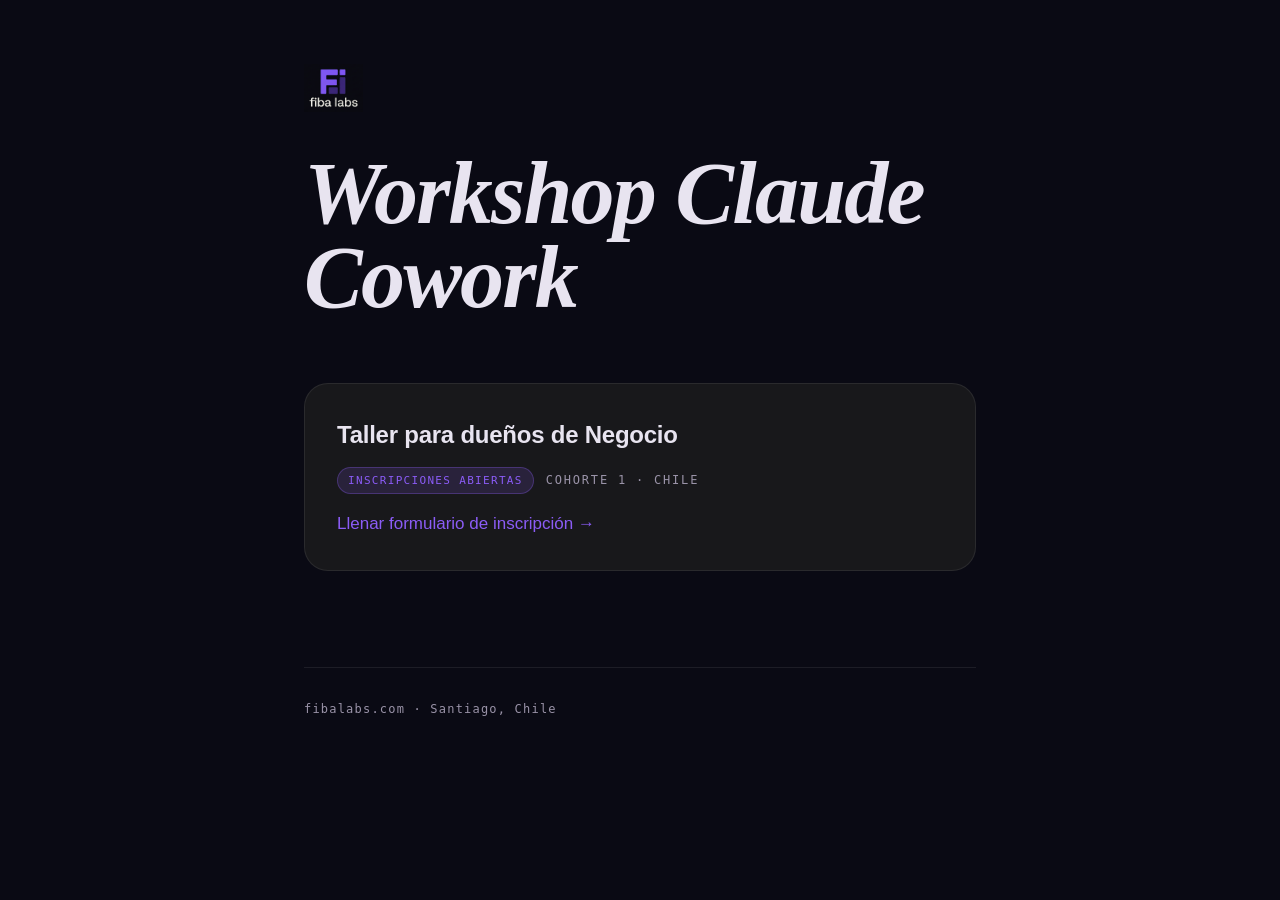
<file: index.html>
<!DOCTYPE html>
<html lang="es">
<head>
  <meta charset="UTF-8">
  <meta name="viewport" content="width=device-width, initial-scale=1.0">
  <title>Talleres · Fiba Labs</title>
  <meta name="description" content="Talleres de Fiba Labs para dueños de negocio. Cohortes pequeñas, resultados concretos.">
  <meta property="og:type" content="website">
  <meta property="og:url" content="https://talleres.fibalabs.com/">
  <meta property="og:title" content="Talleres · Fiba Labs">
  <meta property="og:description" content="Talleres de Fiba Labs para dueños de negocio. Cohortes pequeñas, resultados concretos.">
  <meta property="og:image" content="https://talleres.fibalabs.com/assets/logo.png">
  <meta name="twitter:card" content="summary_large_image">
  <meta name="twitter:title" content="Talleres · Fiba Labs">
  <meta name="twitter:description" content="Talleres de Fiba Labs para dueños de negocio.">
  <meta name="twitter:image" content="https://talleres.fibalabs.com/assets/logo.png">
  <link rel="stylesheet" href="assets/style.css">
</head>
<body>
  <main class="container narrow">
    <header class="hero">
      <a href="https://fibalabs.com" class="logo-link">
        <img src="assets/logo.png" alt="Fiba Labs" class="logo">
      </a>
      <h1>Workshop Claude Cowork</h1>
    </header>

    <section class="cohorts">
      <a class="cohort-card" href="chile-1/">
        <h2>Taller para dueños de Negocio</h2>
        <div class="cohort-meta">
          <span class="badge badge-active">Inscripciones abiertas</span>
          <span class="cohort-date">Cohorte 1 · Chile</span>
        </div>
        <span class="cta">Llenar formulario de inscripción &rarr;</span>
      </a>
    </section>

    <footer class="footer">
      <p>fibalabs.com · Santiago, Chile</p>
    </footer>
  </main>
</body>
</html>
</file>
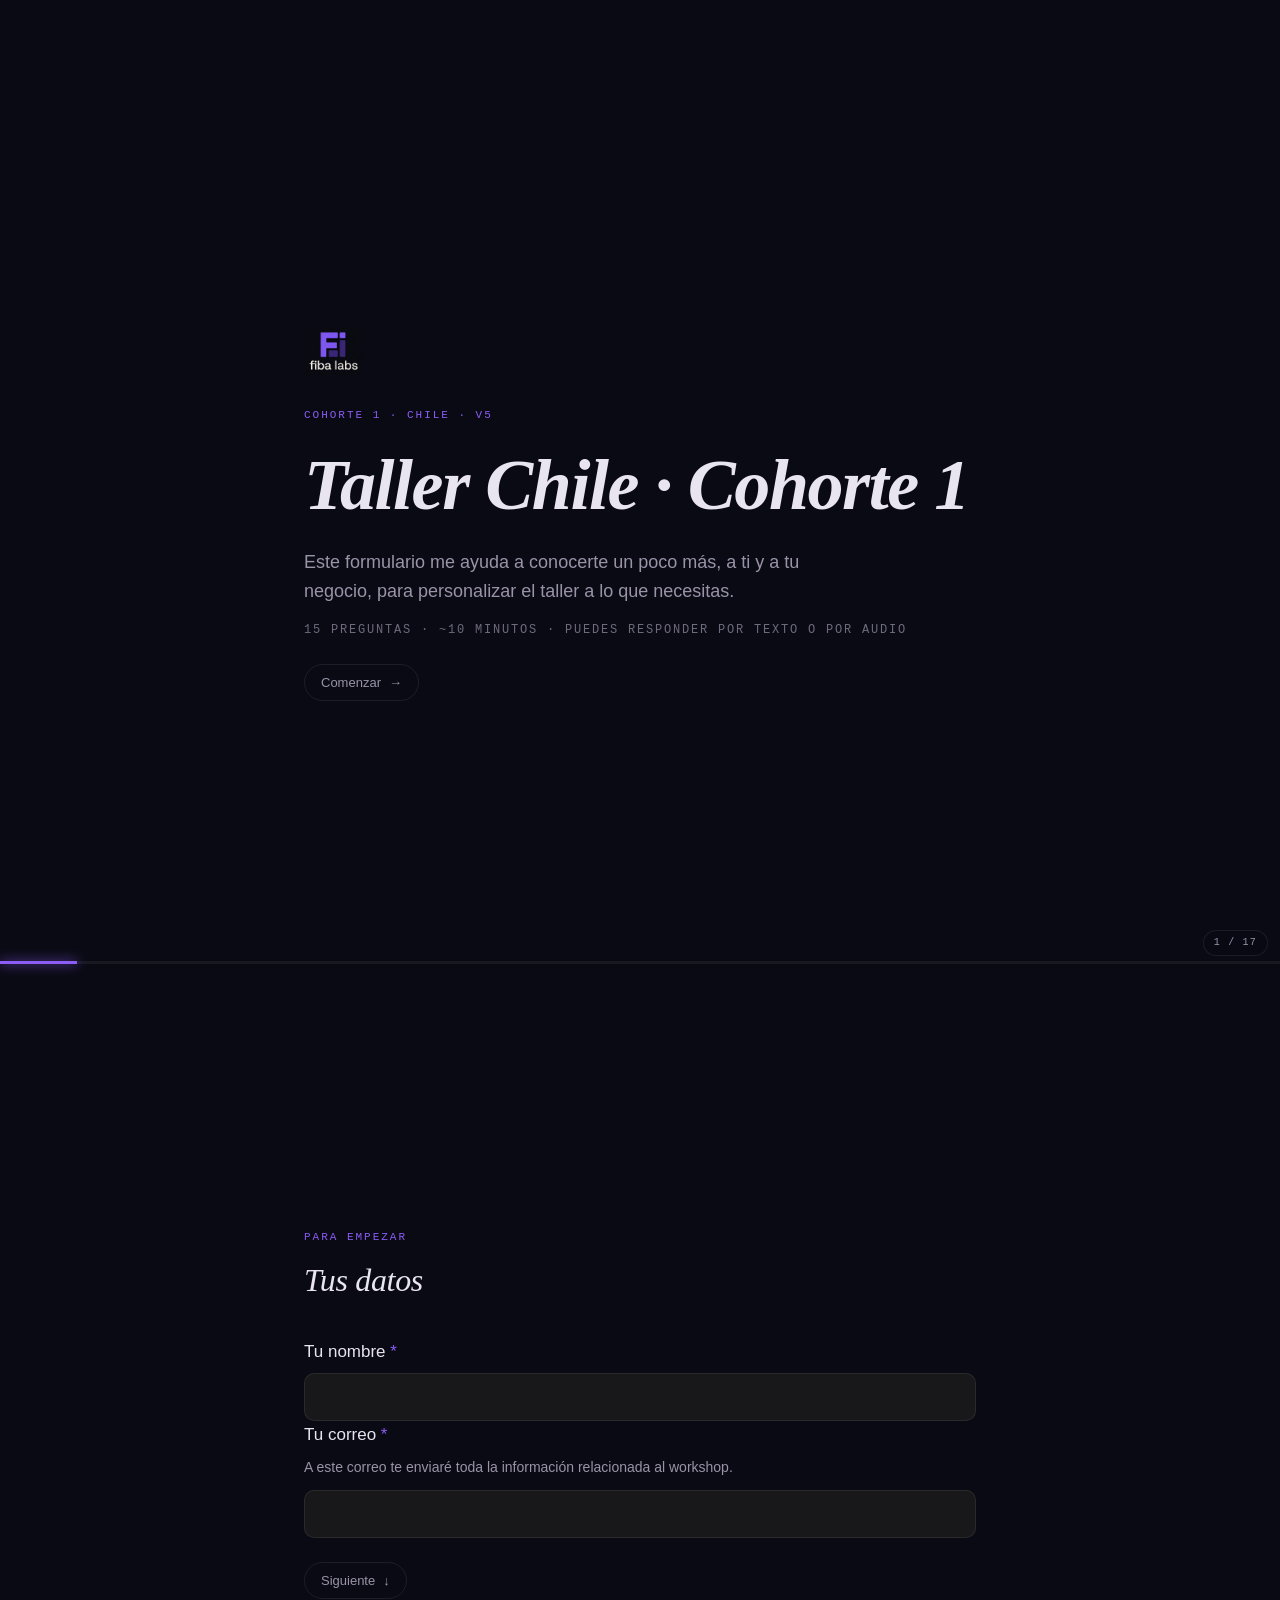
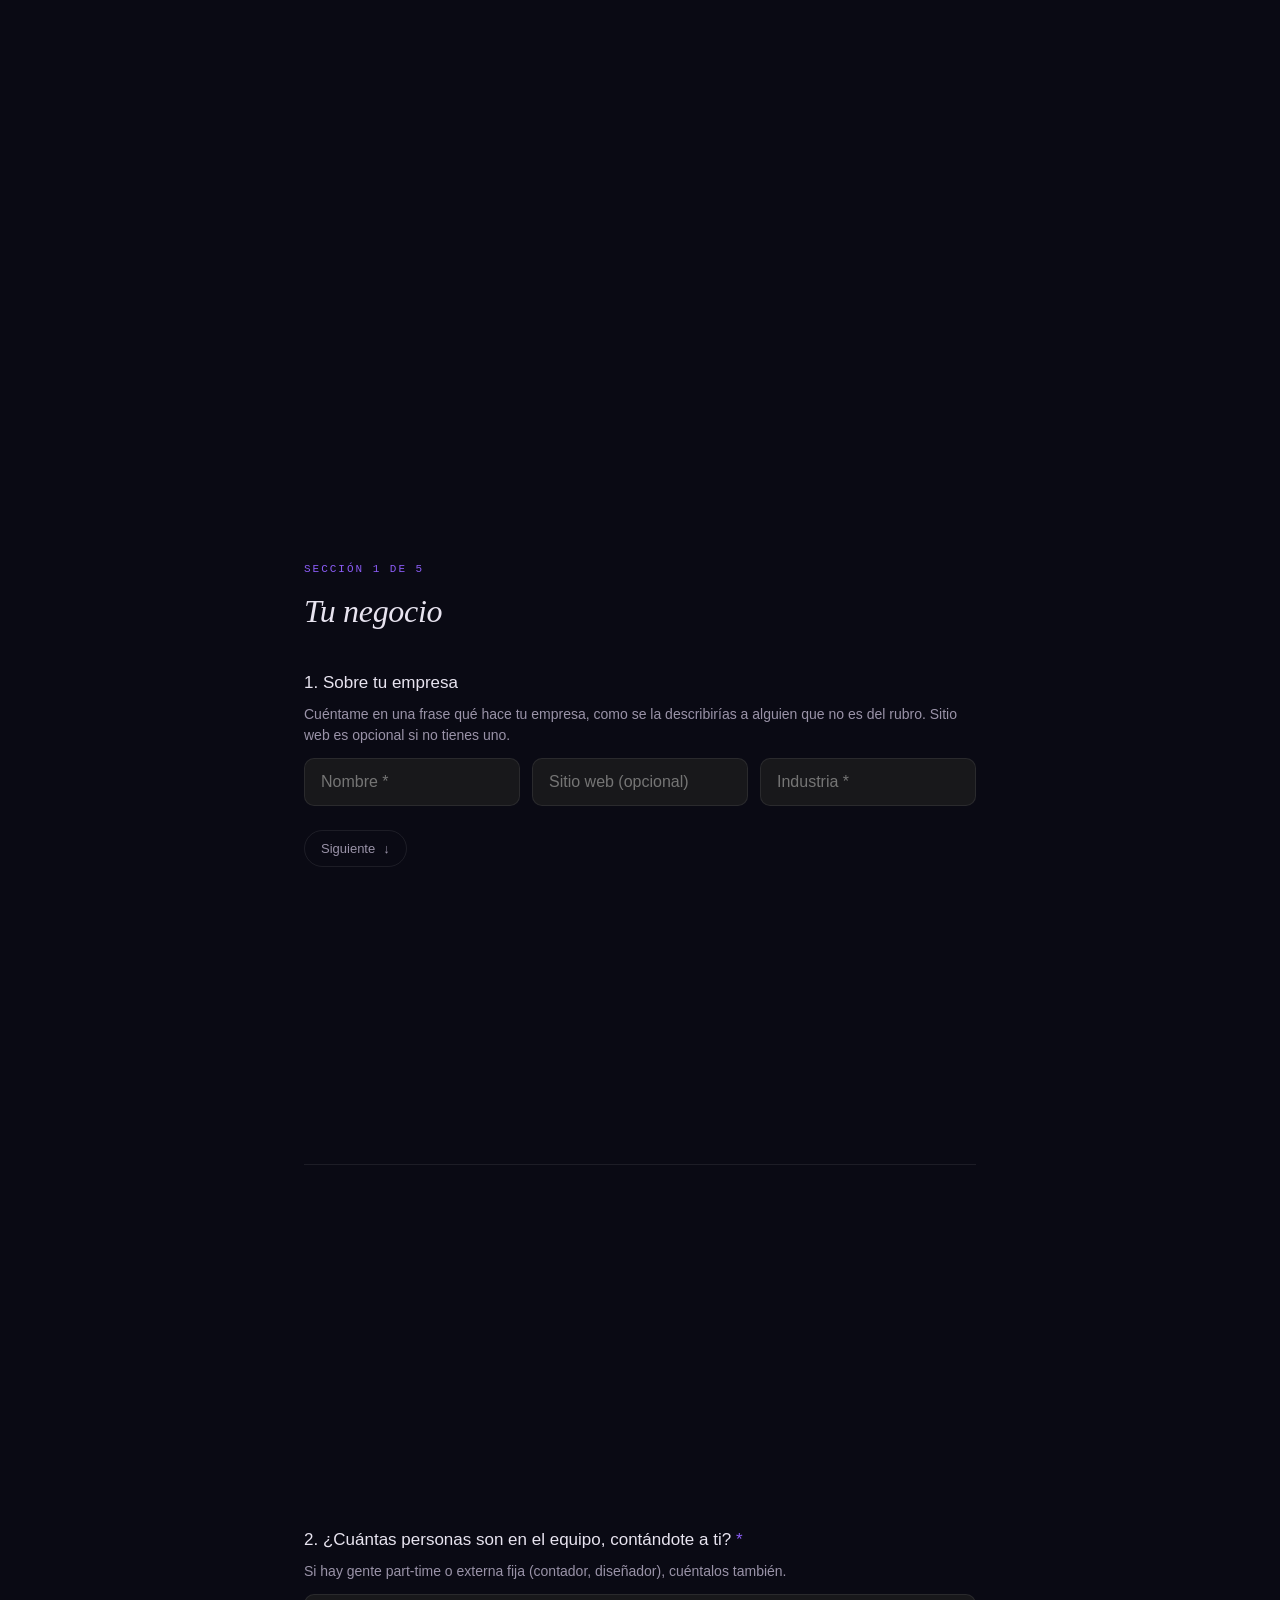
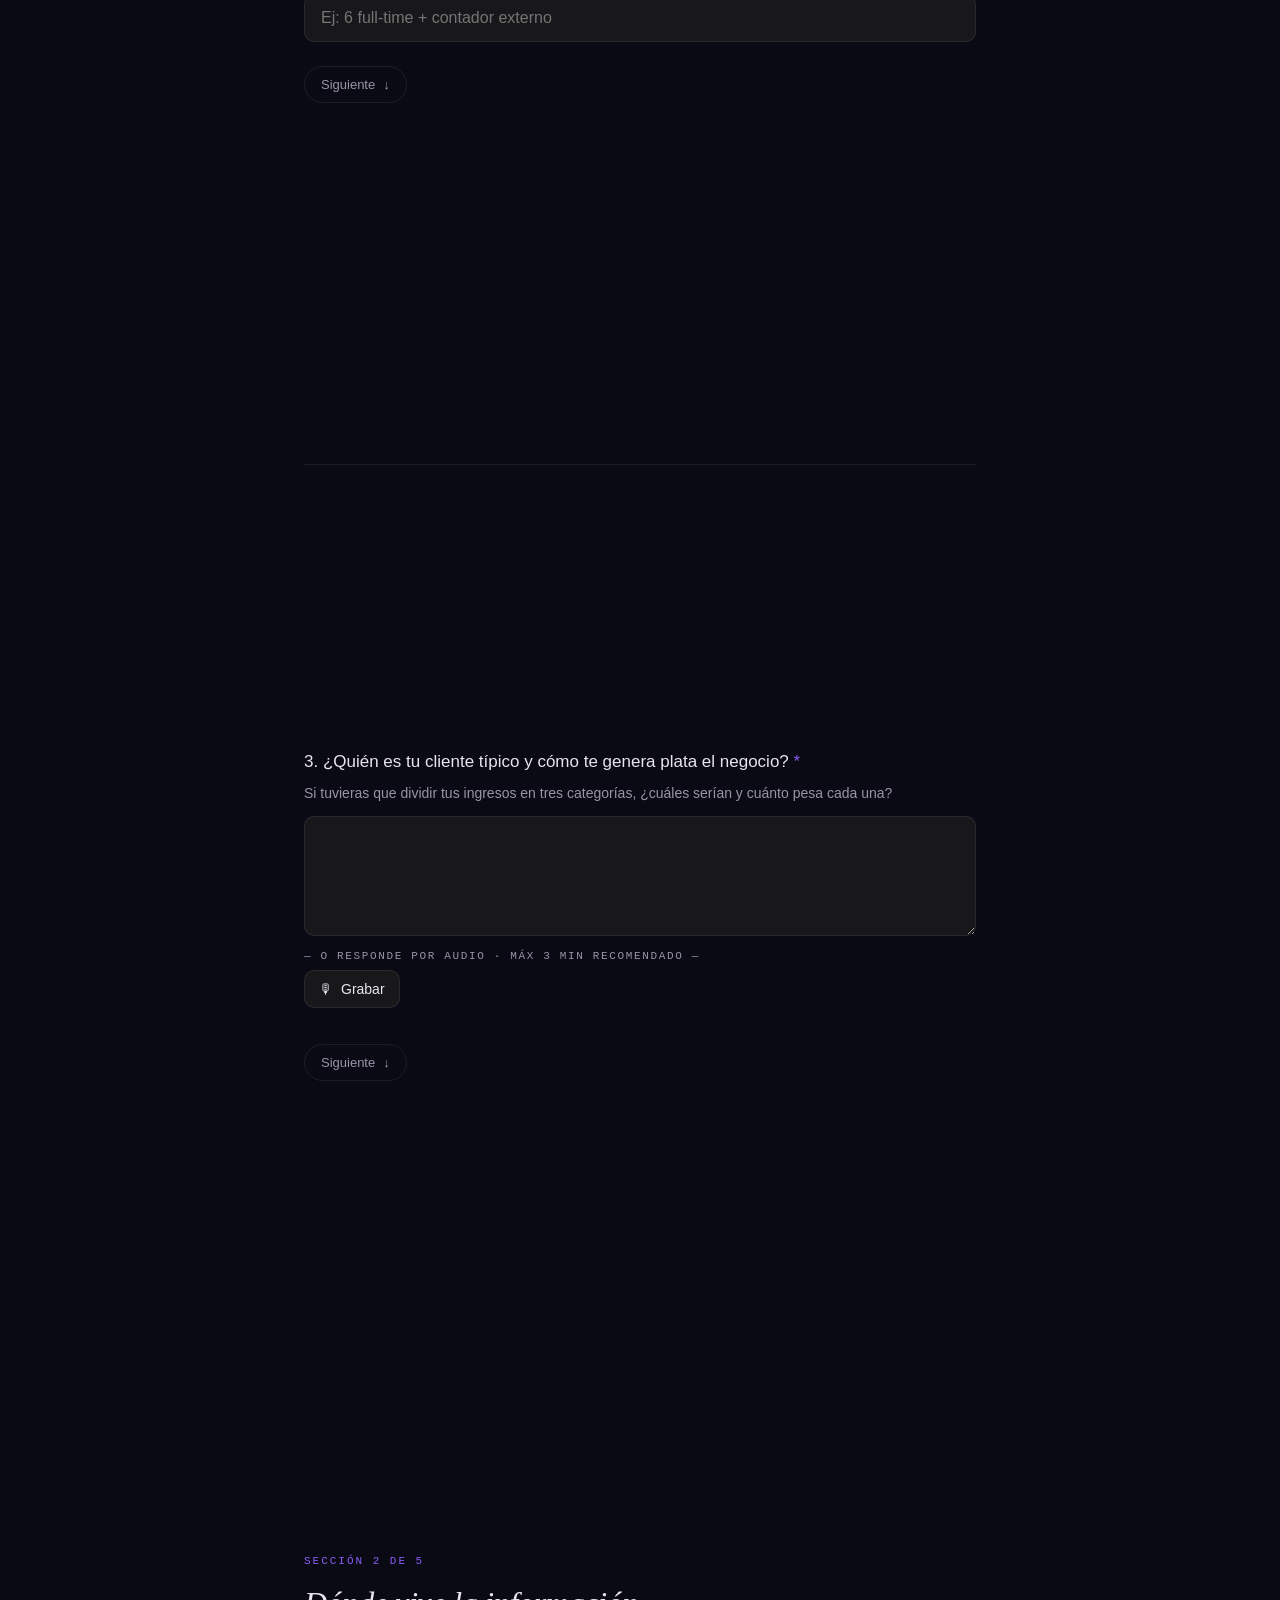
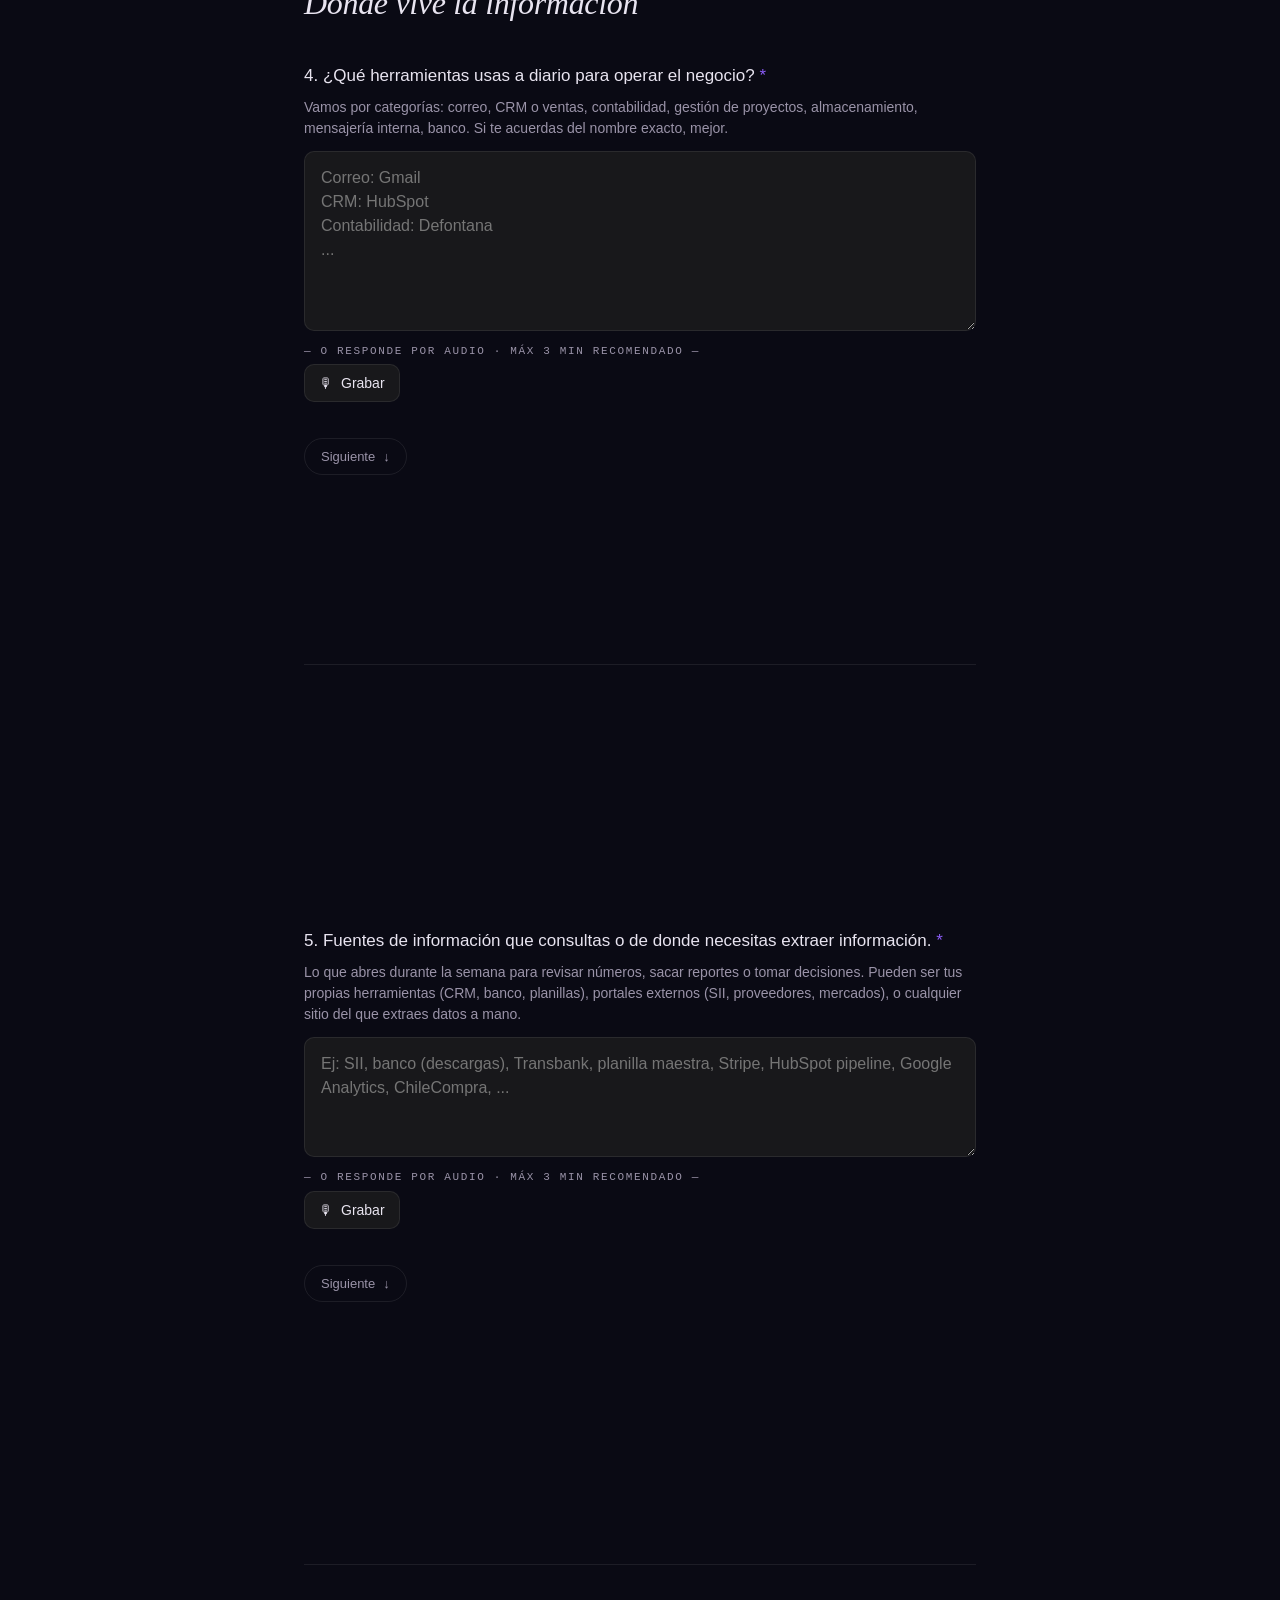
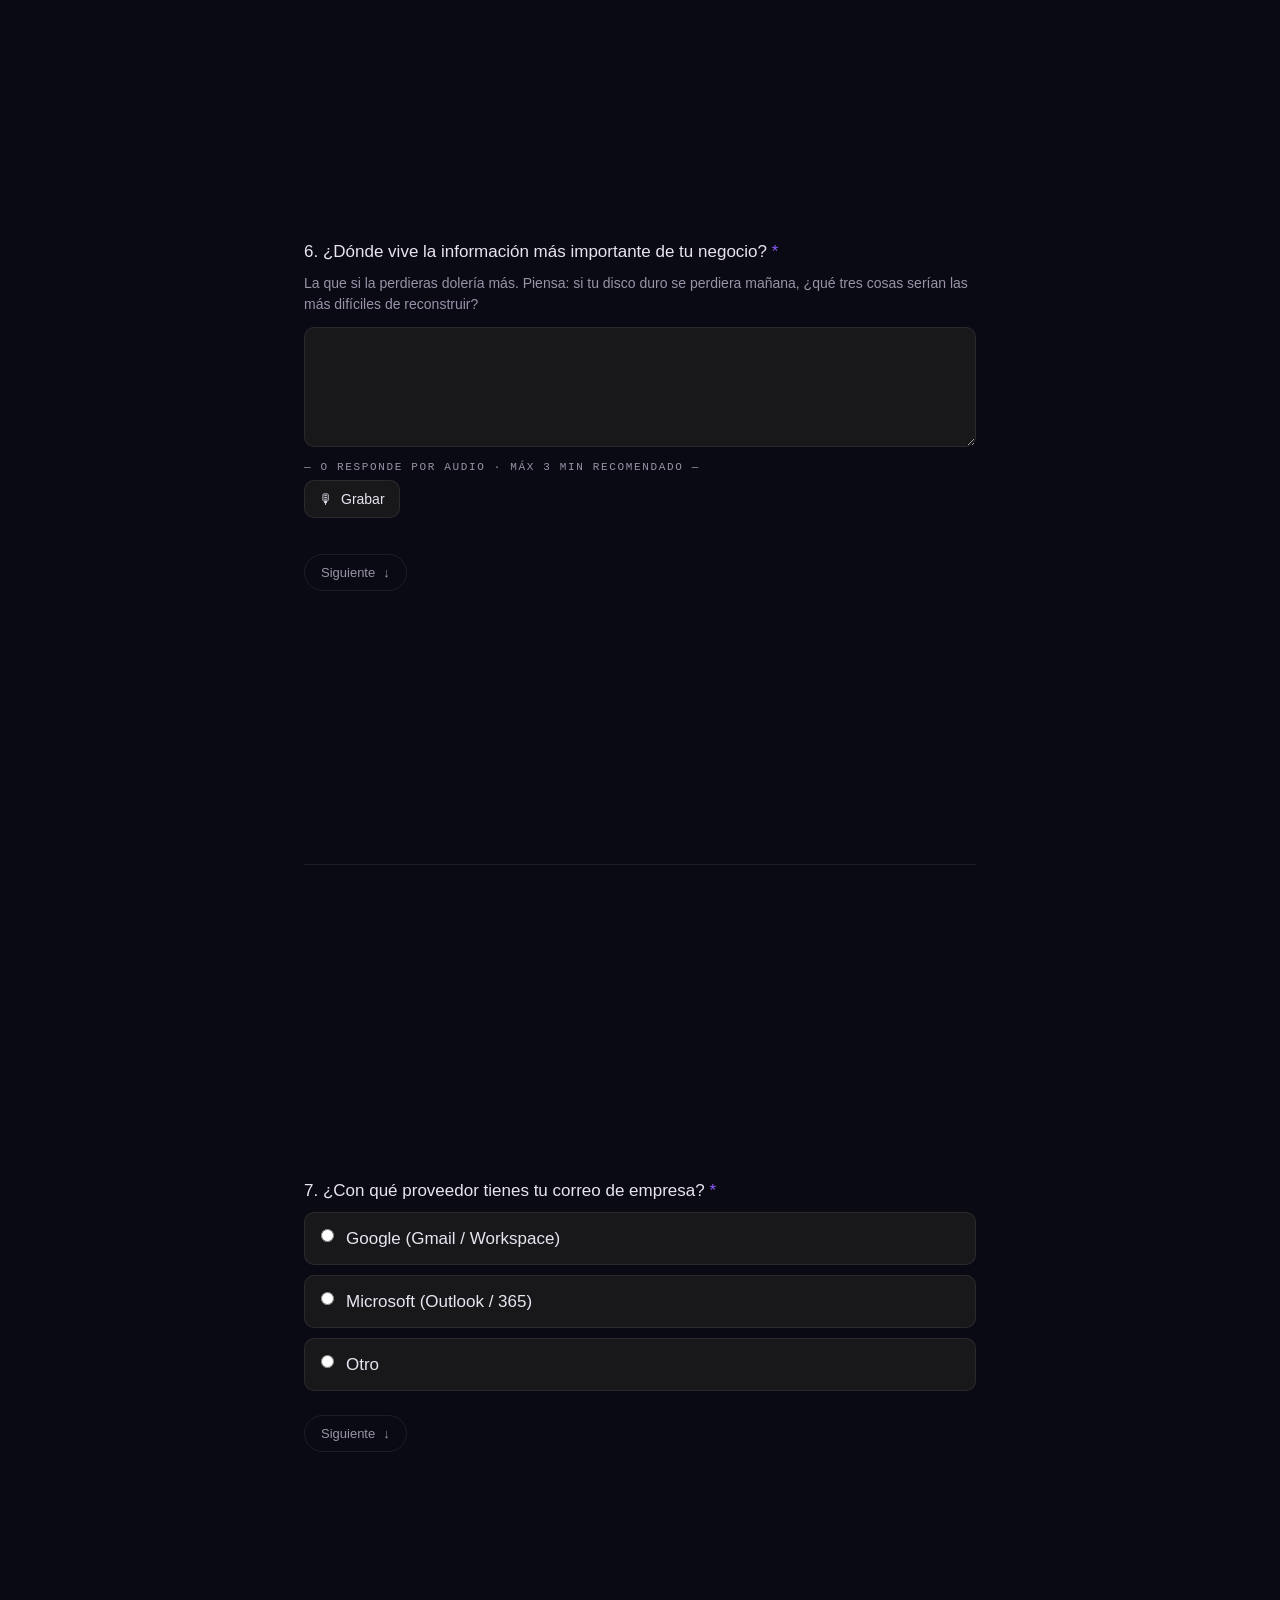
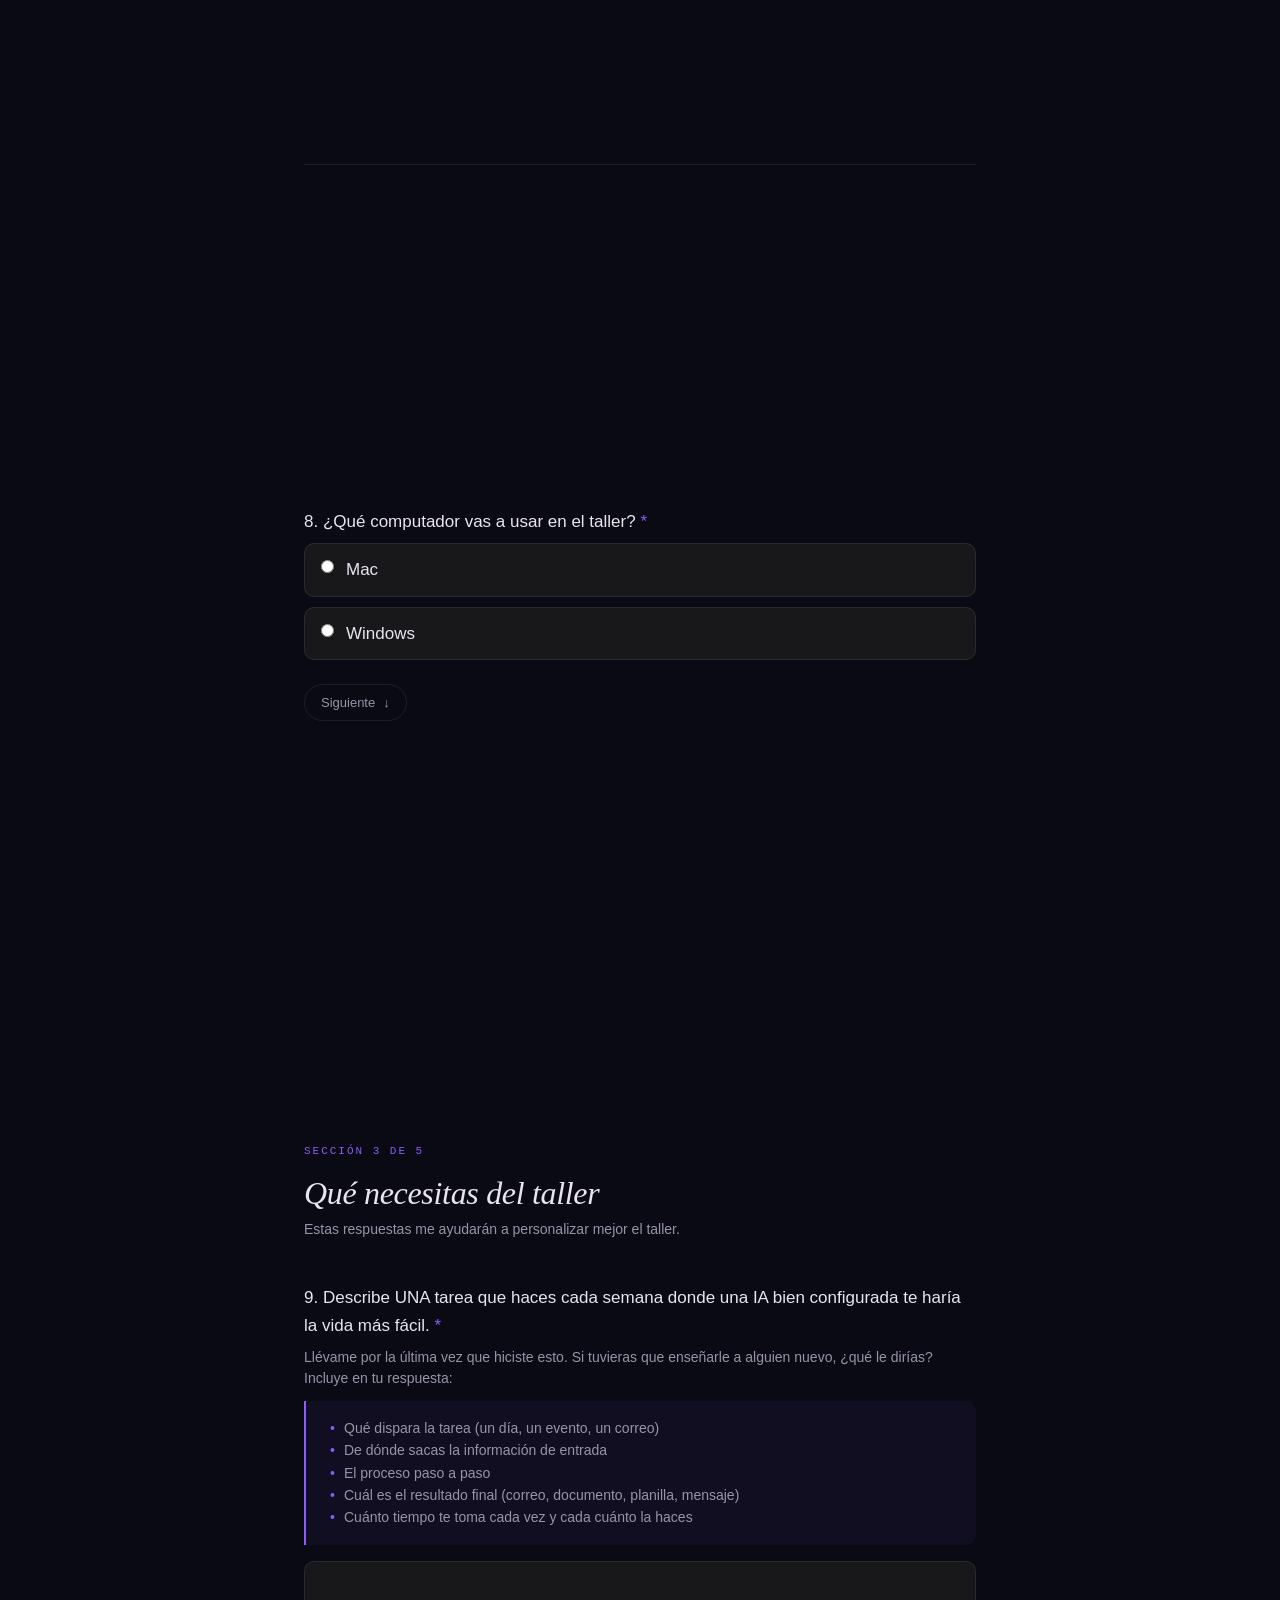
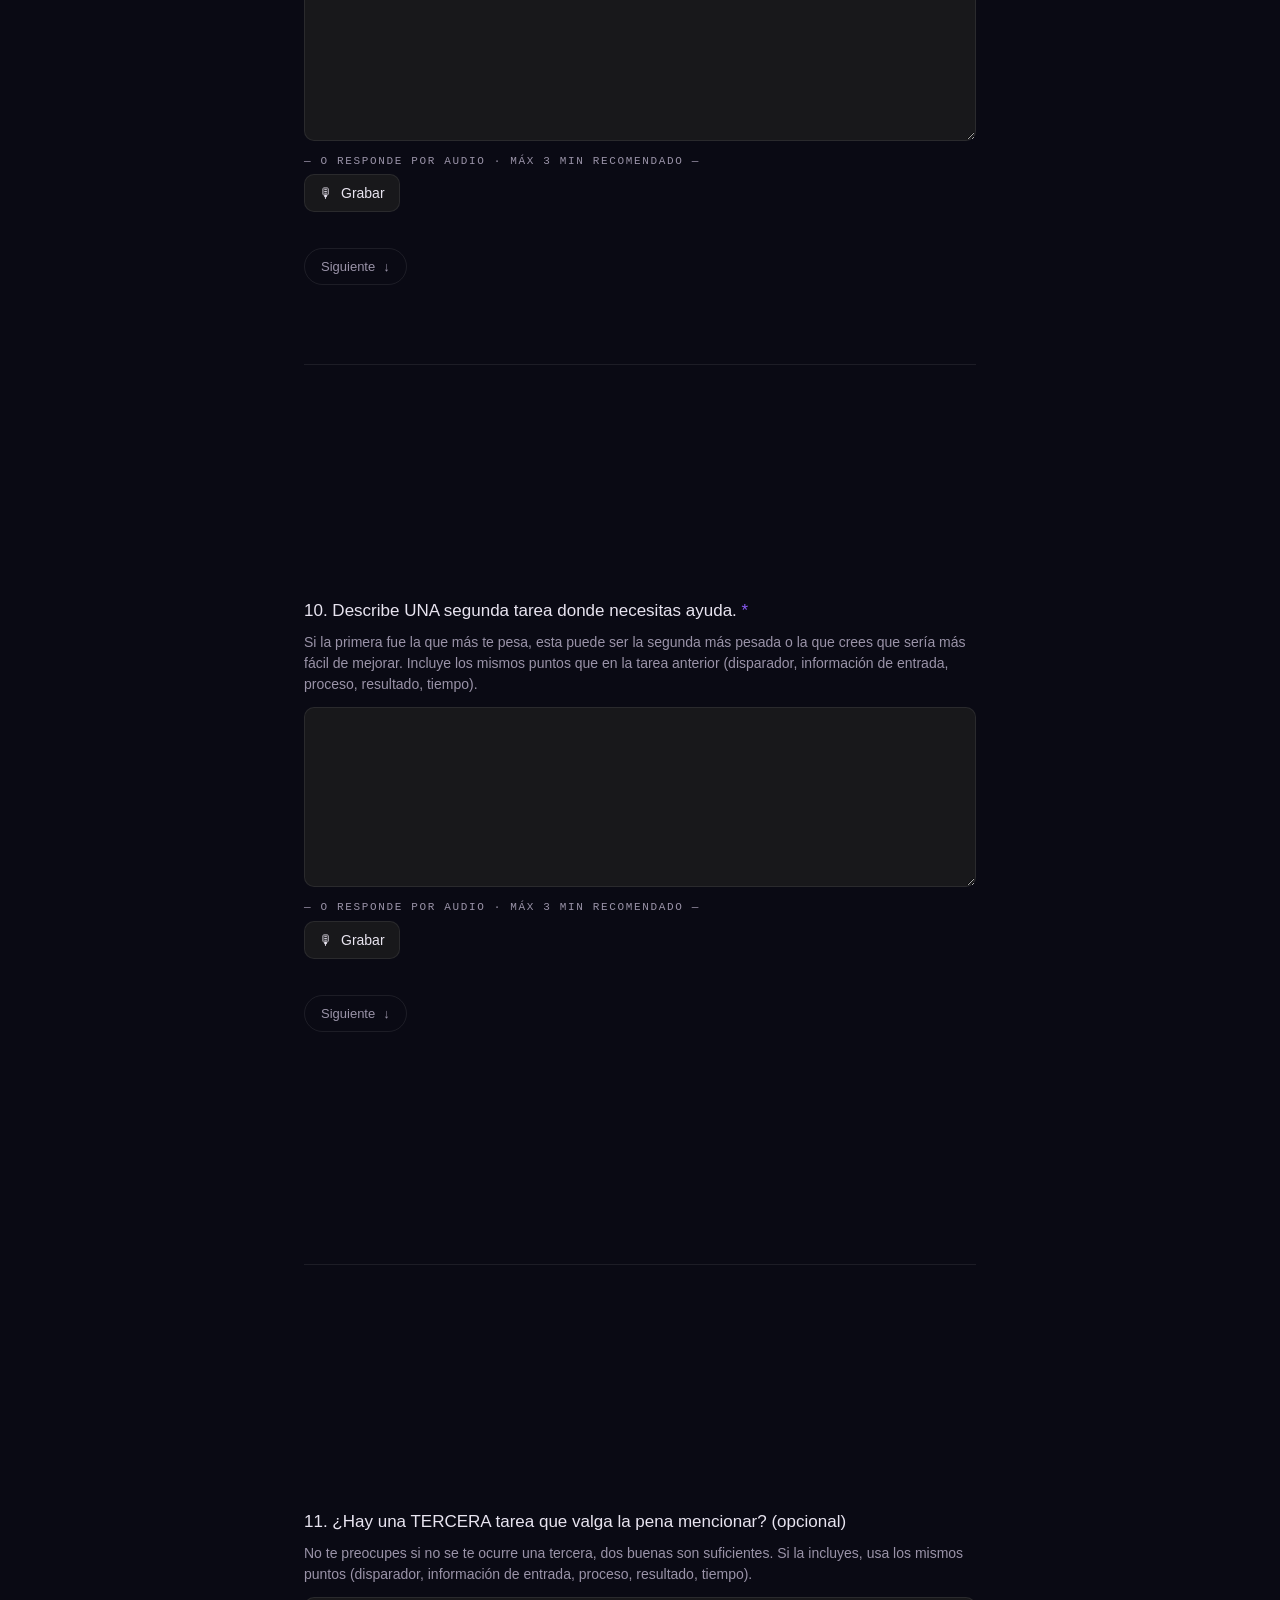
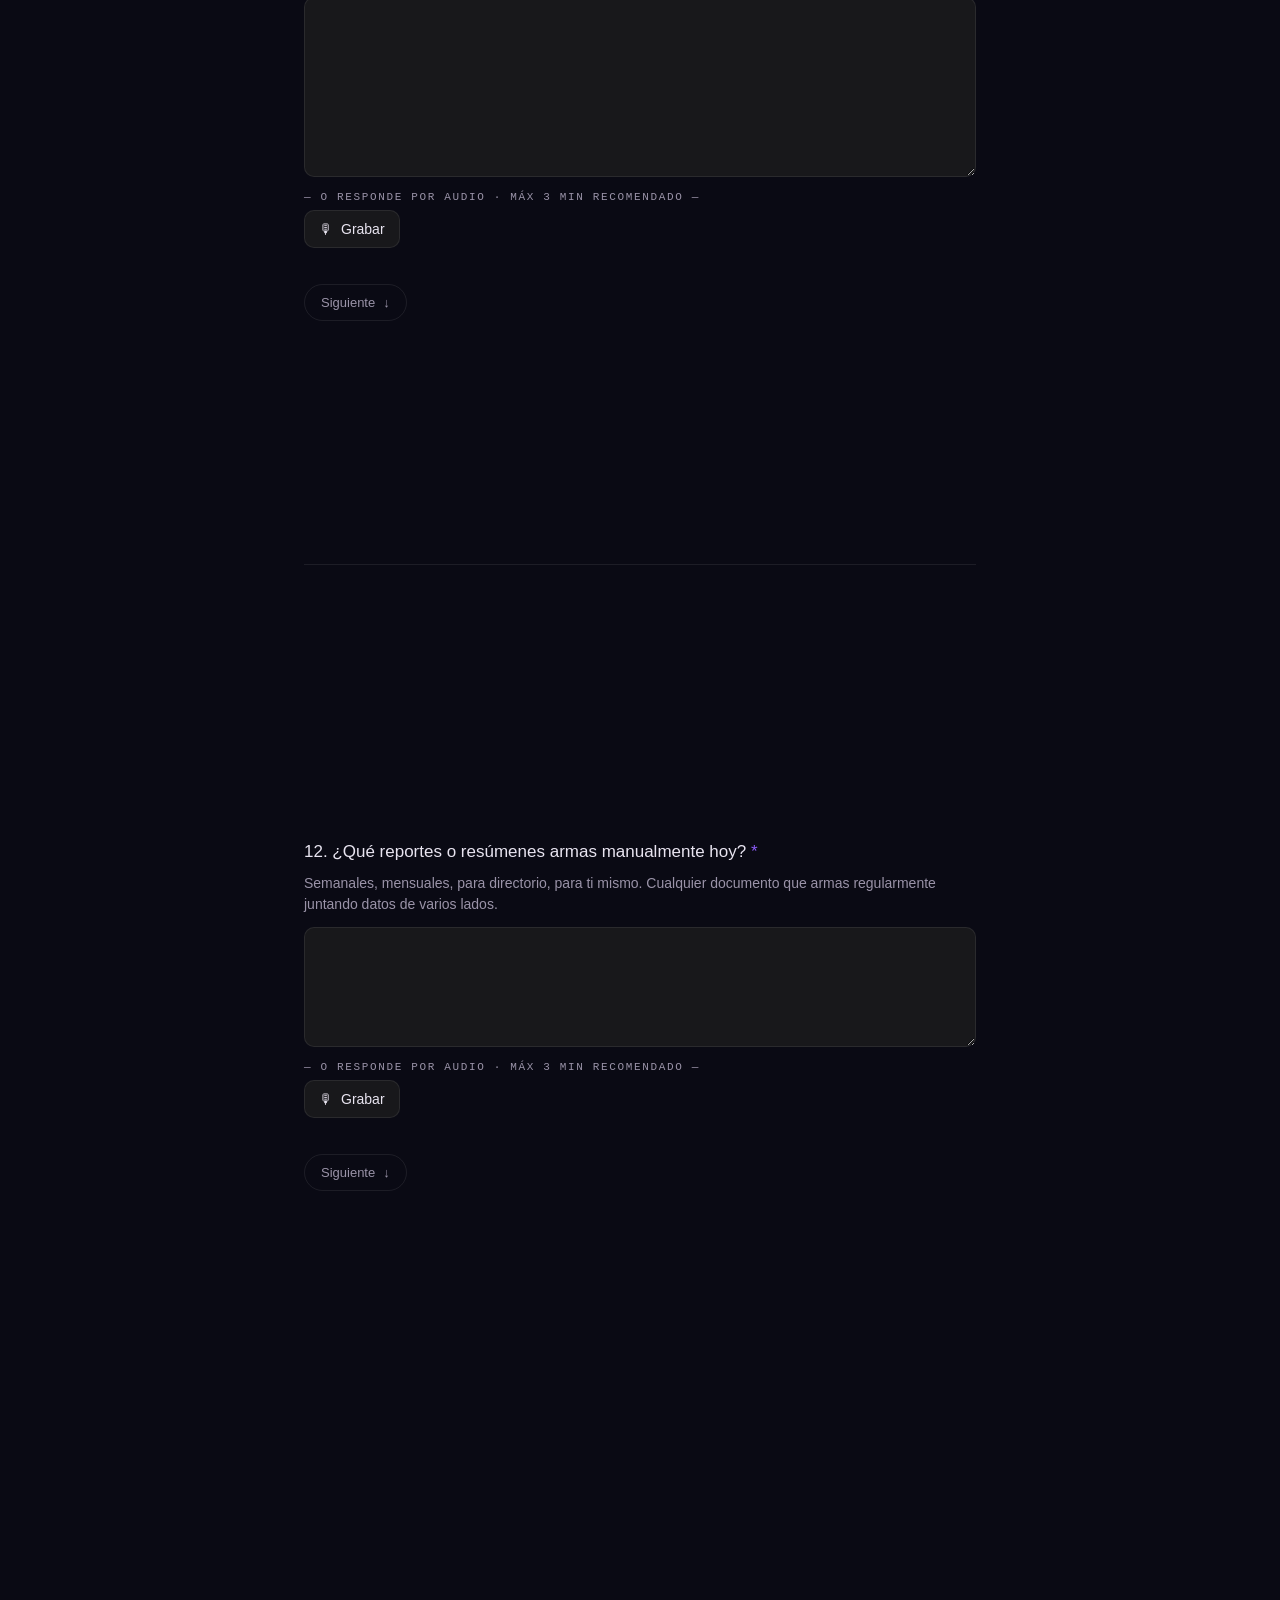
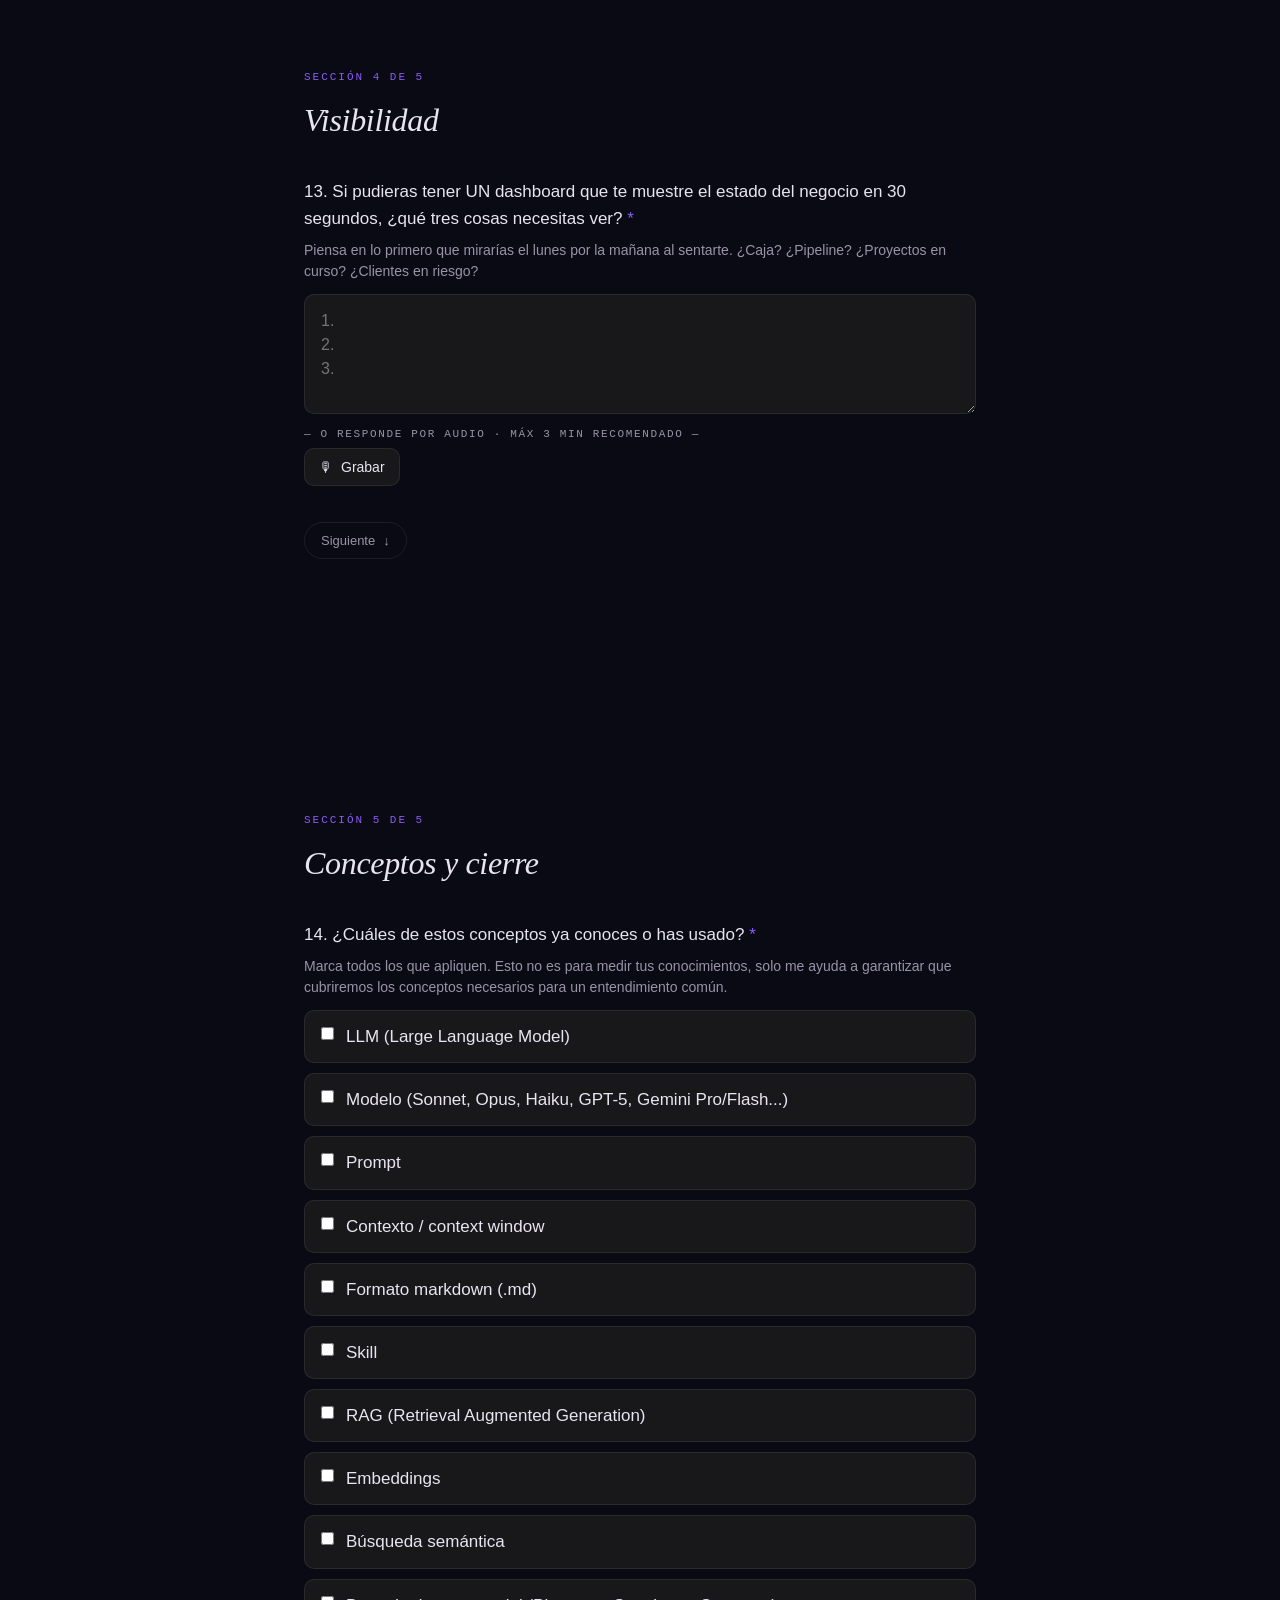
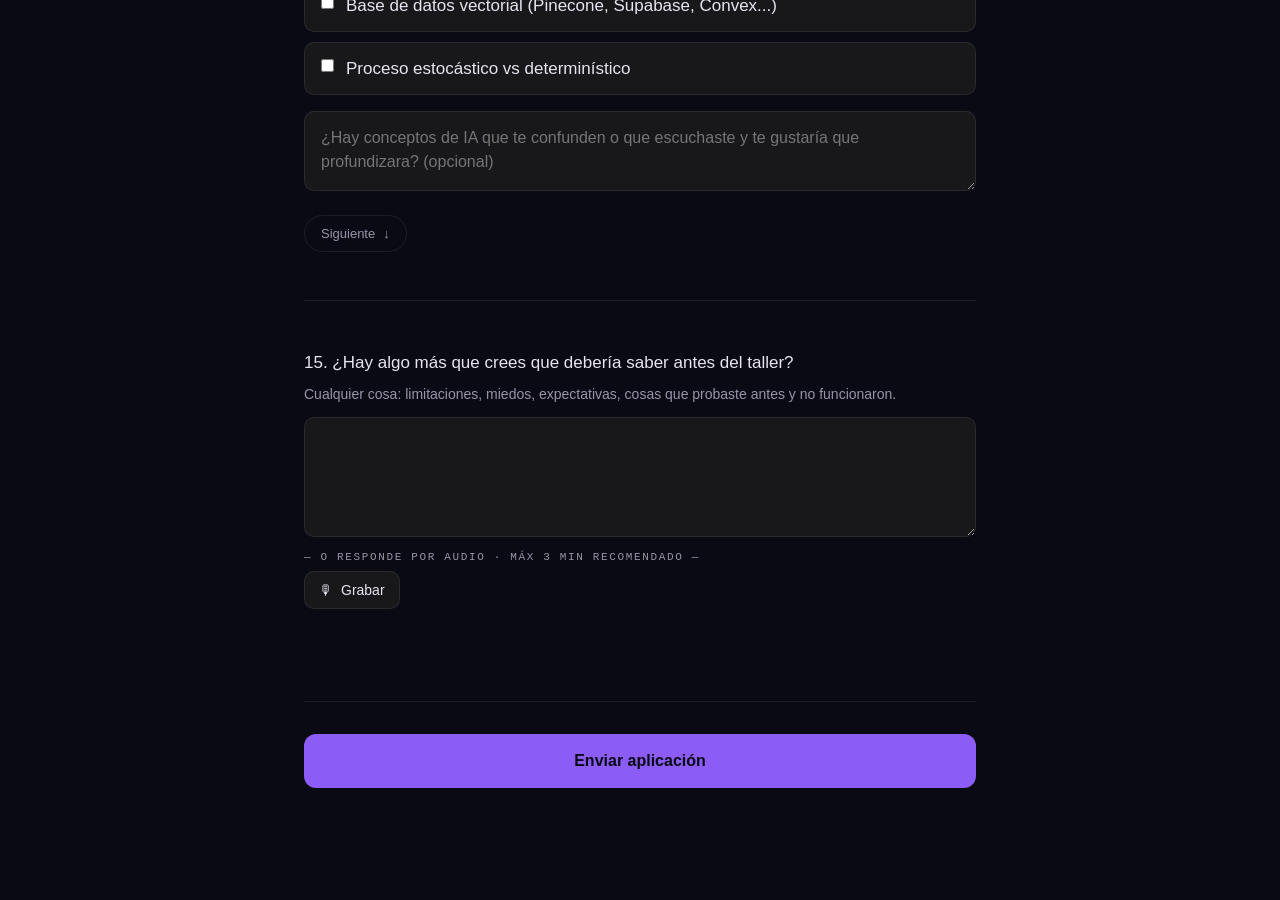
<file: chile-1/index.html>
<!DOCTYPE html>
<html lang="es">
<head>
  <meta charset="UTF-8">
  <meta name="viewport" content="width=device-width, initial-scale=1.0">
  <title>Aplicar · Taller Chile · Fiba Labs</title>
  <meta name="description" content="Inscripción al Taller para Dueños de Negocio · Cohorte 1 · Chile · Fiba Labs.">
  <meta property="og:type" content="website">
  <meta property="og:url" content="https://talleres.fibalabs.com/chile-1/">
  <meta property="og:title" content="Taller Chile · Cohorte 1 · Fiba Labs">
  <meta property="og:description" content="Inscripción al Taller para Dueños de Negocio. 4 sesiones online, cupos limitados.">
  <meta property="og:image" content="https://talleres.fibalabs.com/assets/logo.png">
  <meta name="twitter:card" content="summary_large_image">
  <meta name="twitter:title" content="Taller Chile · Cohorte 1 · Fiba Labs">
  <meta name="twitter:description" content="Inscripción al Taller para Dueños de Negocio.">
  <meta name="twitter:image" content="https://talleres.fibalabs.com/assets/logo.png">
  <link rel="stylesheet" href="../assets/style.css">
</head>
<body>
  <main class="container narrow">
    <div class="test-banner" id="test-banner" style="display:none;">
      🧪 MODO TEST · validación desactivada para envío parcial · quita <code>?test=1</code> de la URL para volver al modo normal
    </div>
    <form id="apply-form">
      <input type="hidden" name="cohort" value="chile-1">

      <!-- INTRO -->
      <section class="section">
        <div class="field intro-page">
          <a href="../" class="logo-link"><img src="../assets/logo.png" alt="Fiba Labs" class="logo"></a>
          <p class="section-eyebrow">Cohorte 1 · Chile · v5</p>
          <h1 class="intro-title">Taller Chile · Cohorte 1</h1>
          <p class="intro-lead">Este formulario me ayuda a conocerte un poco más, a ti y a tu negocio, para personalizar el taller a lo que necesitas.</p>
          <p class="intro-meta">15 preguntas · ~10 minutos · puedes responder por texto o por audio</p>
        </div>
      </section>

      <!-- DATOS DE CONTACTO -->
      <section class="section">
        <div class="field">
          <div class="page-header">
            <p class="section-eyebrow">Para empezar</p>
            <h2>Tus datos</h2>
          </div>
          <div class="subfield-block">
            <label for="contact_name">Tu nombre <span class="required">*</span></label>
            <input id="contact_name" type="text" name="contact_name" required>
          </div>
          <div class="subfield-block">
            <label for="contact_email">Tu correo <span class="required">*</span></label>
            <span class="hint">A este correo te enviaré toda la información relacionada al workshop.</span>
            <input id="contact_email" type="email" name="contact_email" required>
          </div>
        </div>
      </section>

      <!-- SECCIÓN 1 -->
      <section class="section">
        <div class="field">
          <div class="page-header">
            <p class="section-eyebrow">Sección 1 de 5</p>
            <h2>Tu negocio</h2>
          </div>
          <label>1. Sobre tu empresa</label>
          <span class="hint">Cuéntame en una frase qué hace tu empresa, como se la describirías a alguien que no es del rubro. Sitio web es opcional si no tienes uno.</span>
          <div class="field-grid">
            <input type="text" name="q1_empresa" placeholder="Nombre *" required>
            <input type="text" name="q1_web" placeholder="Sitio web (opcional)">
            <input type="text" name="q1_industria" placeholder="Industria *" required>
          </div>
        </div>

        <div class="field">
          <label for="q2">2. ¿Cuántas personas son en el equipo, contándote a ti? <span class="required">*</span></label>
          <span class="hint">Si hay gente part-time o externa fija (contador, diseñador), cuéntalos también.</span>
          <input id="q2" type="text" name="q2_equipo" placeholder="Ej: 6 full-time + contador externo" required>
        </div>

        <div class="field">
          <label for="q3">3. ¿Quién es tu cliente típico y cómo te genera plata el negocio? <span class="required">*</span></label>
          <span class="hint">Si tuvieras que dividir tus ingresos en tres categorías, ¿cuáles serían y cuánto pesa cada una?</span>
          <textarea id="q3" name="q3_cliente_modelo" required></textarea>
          <p class="audio-or">— o responde por audio · máx 3 min recomendado —</p>
          <div class="audio-controls" data-audio-question="q3_cliente_modelo">
            <button type="button" class="audio-btn record-btn"><span class="icon">🎙</span><span class="label">Grabar</span></button>
          </div>
          <div class="audio-attachments"></div>
        </div>

      </section>

      <!-- SECCIÓN 2 -->
      <section class="section">
        <div class="field">
          <div class="page-header">
            <p class="section-eyebrow">Sección 2 de 5</p>
            <h2>Dónde vive la información</h2>
          </div>
          <label for="q5">4. ¿Qué herramientas usas a diario para operar el negocio? <span class="required">*</span></label>
          <span class="hint">Vamos por categorías: correo, CRM o ventas, contabilidad, gestión de proyectos, almacenamiento, mensajería interna, banco. Si te acuerdas del nombre exacto, mejor.</span>
          <textarea id="q5" name="q5_herramientas" class="tall" placeholder="Correo: Gmail&#10;CRM: HubSpot&#10;Contabilidad: Defontana&#10;..." required></textarea>
          <p class="audio-or">— o responde por audio · máx 3 min recomendado —</p>
          <div class="audio-controls" data-audio-question="q5_herramientas">
            <button type="button" class="audio-btn record-btn"><span class="icon">🎙</span><span class="label">Grabar</span></button>
          </div>
          <div class="audio-attachments"></div>
        </div>

        <div class="field">
          <label for="q5b">5. Fuentes de información que consultas o de donde necesitas extraer información. <span class="required">*</span></label>
          <span class="hint">Lo que abres durante la semana para revisar números, sacar reportes o tomar decisiones. Pueden ser tus propias herramientas (CRM, banco, planillas), portales externos (SII, proveedores, mercados), o cualquier sitio del que extraes datos a mano.</span>
          <textarea id="q5b" name="q5b_fuentes_datos" placeholder="Ej: SII, banco (descargas), Transbank, planilla maestra, Stripe, HubSpot pipeline, Google Analytics, ChileCompra, ..." required></textarea>
          <p class="audio-or">— o responde por audio · máx 3 min recomendado —</p>
          <div class="audio-controls" data-audio-question="q5b_fuentes_datos">
            <button type="button" class="audio-btn record-btn"><span class="icon">🎙</span><span class="label">Grabar</span></button>
          </div>
          <div class="audio-attachments"></div>
        </div>

        <div class="field">
          <label for="q6">6. ¿Dónde vive la información más importante de tu negocio? <span class="required">*</span></label>
          <span class="hint">La que si la perdieras dolería más. Piensa: si tu disco duro se perdiera mañana, ¿qué tres cosas serían las más difíciles de reconstruir?</span>
          <textarea id="q6" name="q6_info_critica" required></textarea>
          <p class="audio-or">— o responde por audio · máx 3 min recomendado —</p>
          <div class="audio-controls" data-audio-question="q6_info_critica">
            <button type="button" class="audio-btn record-btn"><span class="icon">🎙</span><span class="label">Grabar</span></button>
          </div>
          <div class="audio-attachments"></div>
        </div>

        <div class="field">
          <label>7. ¿Con qué proveedor tienes tu correo de empresa? <span class="required">*</span></label>
          <div class="options">
            <label><input type="radio" name="q7_correo" value="google" required><span>Google (Gmail / Workspace)</span></label>
            <label><input type="radio" name="q7_correo" value="microsoft"><span>Microsoft (Outlook / 365)</span></label>
            <label><input type="radio" name="q7_correo" value="otro"><span>Otro</span></label>
          </div>
        </div>

        <div class="field">
          <label>8. ¿Qué computador vas a usar en el taller? <span class="required">*</span></label>
          <div class="options">
            <label><input type="radio" name="q8_computador" value="mac" required><span>Mac</span></label>
            <label><input type="radio" name="q8_computador" value="windows"><span>Windows</span></label>
          </div>
        </div>
      </section>

      <!-- SECCIÓN 3 -->
      <section class="section">
        <div class="field">
          <div class="page-header">
            <p class="section-eyebrow">Sección 3 de 5</p>
            <h2>Qué necesitas del taller</h2>
            <p class="hint">Estas respuestas me ayudarán a personalizar mejor el taller.</p>
          </div>
          <label for="q9">9. Describe UNA tarea que haces cada semana donde una IA bien configurada te haría la vida más fácil. <span class="required">*</span></label>
          <span class="hint">Llévame por la última vez que hiciste esto. Si tuvieras que enseñarle a alguien nuevo, ¿qué le dirías? Incluye en tu respuesta:</span>
          <ul class="prompt-list">
            <li>Qué dispara la tarea (un día, un evento, un correo)</li>
            <li>De dónde sacas la información de entrada</li>
            <li>El proceso paso a paso</li>
            <li>Cuál es el resultado final (correo, documento, planilla, mensaje)</li>
            <li>Cuánto tiempo te toma cada vez y cada cuánto la haces</li>
          </ul>
          <textarea id="q9" name="q9_tarea" class="tall" required></textarea>
          <p class="audio-or">— o responde por audio · máx 3 min recomendado —</p>
          <div class="audio-controls" data-audio-question="q9_tarea">
            <button type="button" class="audio-btn record-btn"><span class="icon">🎙</span><span class="label">Grabar</span></button>
          </div>
          <div class="audio-attachments"></div>
        </div>

        <div class="field">
          <label for="q10">10. Describe UNA segunda tarea donde necesitas ayuda. <span class="required">*</span></label>
          <span class="hint">Si la primera fue la que más te pesa, esta puede ser la segunda más pesada o la que crees que sería más fácil de mejorar. Incluye los mismos puntos que en la tarea anterior (disparador, información de entrada, proceso, resultado, tiempo).</span>
          <textarea id="q10" name="q10_tarea" class="tall" required></textarea>
          <p class="audio-or">— o responde por audio · máx 3 min recomendado —</p>
          <div class="audio-controls" data-audio-question="q10_tarea">
            <button type="button" class="audio-btn record-btn"><span class="icon">🎙</span><span class="label">Grabar</span></button>
          </div>
          <div class="audio-attachments"></div>
        </div>

        <div class="field">
          <label for="q11">11. ¿Hay una TERCERA tarea que valga la pena mencionar? (opcional)</label>
          <span class="hint">No te preocupes si no se te ocurre una tercera, dos buenas son suficientes. Si la incluyes, usa los mismos puntos (disparador, información de entrada, proceso, resultado, tiempo).</span>
          <textarea id="q11" name="q11_tarea" class="tall"></textarea>
          <p class="audio-or">— o responde por audio · máx 3 min recomendado —</p>
          <div class="audio-controls" data-audio-question="q11_tarea">
            <button type="button" class="audio-btn record-btn"><span class="icon">🎙</span><span class="label">Grabar</span></button>
          </div>
          <div class="audio-attachments"></div>
        </div>

        <div class="field">
          <label for="q12">12. ¿Qué reportes o resúmenes armas manualmente hoy? <span class="required">*</span></label>
          <span class="hint">Semanales, mensuales, para directorio, para ti mismo. Cualquier documento que armas regularmente juntando datos de varios lados.</span>
          <textarea id="q12" name="q12_reportes" required></textarea>
          <p class="audio-or">— o responde por audio · máx 3 min recomendado —</p>
          <div class="audio-controls" data-audio-question="q12_reportes">
            <button type="button" class="audio-btn record-btn"><span class="icon">🎙</span><span class="label">Grabar</span></button>
          </div>
          <div class="audio-attachments"></div>
        </div>
      </section>

      <!-- SECCIÓN 4 -->
      <section class="section">
        <div class="field">
          <div class="page-header">
            <p class="section-eyebrow">Sección 4 de 5</p>
            <h2>Visibilidad</h2>
          </div>
          <label for="q13">13. Si pudieras tener UN dashboard que te muestre el estado del negocio en 30 segundos, ¿qué tres cosas necesitas ver? <span class="required">*</span></label>
          <span class="hint">Piensa en lo primero que mirarías el lunes por la mañana al sentarte. ¿Caja? ¿Pipeline? ¿Proyectos en curso? ¿Clientes en riesgo?</span>
          <textarea id="q13" name="q13_dashboard" placeholder="1.&#10;2.&#10;3." required></textarea>
          <p class="audio-or">— o responde por audio · máx 3 min recomendado —</p>
          <div class="audio-controls" data-audio-question="q13_dashboard">
            <button type="button" class="audio-btn record-btn"><span class="icon">🎙</span><span class="label">Grabar</span></button>
          </div>
          <div class="audio-attachments"></div>
        </div>
      </section>

      <!-- SECCIÓN 5 -->
      <section class="section">
        <div class="field">
          <div class="page-header">
            <p class="section-eyebrow">Sección 5 de 5</p>
            <h2>Conceptos y cierre</h2>
          </div>
          <label>14. ¿Cuáles de estos conceptos ya conoces o has usado? <span class="required">*</span></label>
          <span class="hint">Marca todos los que apliquen. Esto no es para medir tus conocimientos, solo me ayuda a garantizar que cubriremos los conceptos necesarios para un entendimiento común.</span>
          <div class="options">
            <label><input type="checkbox" name="q14_conceptos" value="llm"><span>LLM (Large Language Model)</span></label>
            <label><input type="checkbox" name="q14_conceptos" value="modelo"><span>Modelo (Sonnet, Opus, Haiku, GPT-5, Gemini Pro/Flash...)</span></label>
            <label><input type="checkbox" name="q14_conceptos" value="prompt"><span>Prompt</span></label>
            <label><input type="checkbox" name="q14_conceptos" value="contexto"><span>Contexto / context window</span></label>
            <label><input type="checkbox" name="q14_conceptos" value="markdown"><span>Formato markdown (.md)</span></label>
            <label><input type="checkbox" name="q14_conceptos" value="skill"><span>Skill</span></label>
            <label><input type="checkbox" name="q14_conceptos" value="rag"><span>RAG (Retrieval Augmented Generation)</span></label>
            <label><input type="checkbox" name="q14_conceptos" value="embeddings"><span>Embeddings</span></label>
            <label><input type="checkbox" name="q14_conceptos" value="busqueda_semantica"><span>Búsqueda semántica</span></label>
            <label><input type="checkbox" name="q14_conceptos" value="vector_db"><span>Base de datos vectorial (Pinecone, Supabase, Convex...)</span></label>
            <label><input type="checkbox" name="q14_conceptos" value="estocastico_deterministico"><span>Proceso estocástico vs determinístico</span></label>
          </div>
          <textarea name="q14_dudas" placeholder="¿Hay conceptos de IA que te confunden o que escuchaste y te gustaría que profundizara? (opcional)" style="margin-top: 16px; min-height: 80px;"></textarea>
        </div>

        <div class="field">
          <label for="q15">15. ¿Hay algo más que crees que debería saber antes del taller?</label>
          <span class="hint">Cualquier cosa: limitaciones, miedos, expectativas, cosas que probaste antes y no funcionaron.</span>
          <textarea id="q15" name="q15_extra"></textarea>
          <p class="audio-or">— o responde por audio · máx 3 min recomendado —</p>
          <div class="audio-controls" data-audio-question="q15_extra">
            <button type="button" class="audio-btn record-btn"><span class="icon">🎙</span><span class="label">Grabar</span></button>
          </div>
          <div class="audio-attachments"></div>
        </div>

      </section>

      <div class="submit-row">
        <button type="submit" class="submit" id="submit-btn">Enviar aplicación</button>
        <p class="status" id="status"></p>
      </div>
    </form>

    <div class="draft-pill" id="draft-pill" style="display:none;">
      <span class="dot"></span><span id="draft-pill-text">Borrador guardado</span>
    </div>
    <div class="progress-bar" id="progress-bar" style="display:none;">
      <div class="progress-fill" id="progress-fill"></div>
      <div class="progress-label" id="progress-label">1 / 17</div>
    </div>
  </main>

  <script>
    /**
     * Chile-1 form — record audio per long-form question, upload, then submit text payload.
     * - Audio attachments uploaded to Apps Script (action=upload-audio) → Drive
     * - On success, sheet row gets text fields + comma-separated Drive URLs per audio question
     * - ?test=1 disables required-field validation and shows a banner
     */

    const ENDPOINT = 'https://script.google.com/macros/s/AKfycbxxww3PQ_q1d3Rewkzi4Lp5Ex50ePC2M7MgUumVaBvuMfAlwn5oag5InMVzjiwcqQGz/exec';

    // ---------- TEST MODE ----------
    const isTestMode = new URLSearchParams(window.location.search).get('test') === '1';
    if (isTestMode) {
      document.getElementById('apply-form').setAttribute('novalidate', '');
      const banner = document.getElementById('test-banner');
      if (banner) banner.style.display = 'block';
    }

    // ---------- DRAFT AUTOSAVE (text only, localStorage) ----------
    const DRAFT_KEY = 'talleres-fiba:chile-1:draft:v1';
    const AUDIO_DRAFT_KEY = 'talleres-fiba:chile-1:audios:v1';
    const SUBMISSION_ID_KEY = 'talleres-fiba:chile-1:submission_id:v1';
    const DRAFT_MAX_AGE_MS = 30 * 24 * 60 * 60 * 1000; // 30 days
    const draftPill = document.getElementById('draft-pill');
    const draftPillText = document.getElementById('draft-pill-text');

    // Stable submission_id across sessions: created on first audio upload, persisted to localStorage,
    // reused on every subsequent audio + final form submit. Cleared on successful submit.
    const getOrCreateSubmissionId = (contactEmail) => {
      const cached = (() => { try { return localStorage.getItem(SUBMISSION_ID_KEY); } catch (e) { return null; } })();
      if (cached) return cached;
      const fresh = (contactEmail || 'anon').replace(/[^a-z0-9]/gi, '_').toLowerCase() + '_' + Date.now();
      try { localStorage.setItem(SUBMISSION_ID_KEY, fresh); } catch (e) {}
      return fresh;
    };

    const loadAudioDraft = () => {
      try {
        const raw = localStorage.getItem(AUDIO_DRAFT_KEY);
        if (!raw) return null;
        const draft = JSON.parse(raw);
        if (!draft.saved_at || (Date.now() - draft.saved_at) > DRAFT_MAX_AGE_MS) {
          localStorage.removeItem(AUDIO_DRAFT_KEY);
          return null;
        }
        return draft;
      } catch (e) { return null; }
    };

    const saveAudioDraft = (entriesByQid) => {
      try {
        localStorage.setItem(AUDIO_DRAFT_KEY, JSON.stringify({
          saved_at: Date.now(),
          entries: entriesByQid,
        }));
      } catch (e) {}
    };

    const clearAudioDraft = () => {
      try { localStorage.removeItem(AUDIO_DRAFT_KEY); } catch (e) {}
      try { localStorage.removeItem(SUBMISSION_ID_KEY); } catch (e) {}
    };

    const collectFormState = () => {
      const state = {};
      const form = document.getElementById('apply-form');
      const fd = new FormData(form);
      for (const [k, v] of fd.entries()) {
        // Skip internal markers + audio meta we don't want persisted
        if (k.endsWith('__audio_filenames')) continue;
        if (k === 'submission_id') continue;
        if (state[k] !== undefined) {
          state[k] = Array.isArray(state[k]) ? [...state[k], v] : [state[k], v];
        } else {
          state[k] = v;
        }
      }
      return state;
    };

    const restoreFormState = (state) => {
      const form = document.getElementById('apply-form');
      Object.entries(state).forEach(([name, value]) => {
        const elements = form.querySelectorAll(`[name="${CSS.escape(name)}"]`);
        if (elements.length === 0) return;
        const first = elements[0];
        if (first.type === 'checkbox') {
          const values = Array.isArray(value) ? value : [value];
          elements.forEach(el => { el.checked = values.includes(el.value); });
        } else if (first.type === 'radio') {
          elements.forEach(el => { el.checked = (el.value === value); });
        } else {
          // text/textarea/email/number — restore to first matching
          first.value = value;
        }
      });
    };

    const saveDraft = () => {
      try {
        const payload = {
          state: collectFormState(),
          saved_at: Date.now(),
        };
        localStorage.setItem(DRAFT_KEY, JSON.stringify(payload));
        showDraftPill('Borrador guardado');
      } catch (e) {
        // Quota or private mode — fail silently
      }
    };

    const loadDraft = () => {
      try {
        const raw = localStorage.getItem(DRAFT_KEY);
        if (!raw) return null;
        const draft = JSON.parse(raw);
        if (!draft.saved_at || (Date.now() - draft.saved_at) > DRAFT_MAX_AGE_MS) {
          localStorage.removeItem(DRAFT_KEY);
          return null;
        }
        return draft;
      } catch (e) {
        return null;
      }
    };

    const clearDraft = () => {
      try { localStorage.removeItem(DRAFT_KEY); } catch (e) {}
      clearAudioDraft();
      if (draftPill) draftPill.style.display = 'none';
    };

    let draftPillTimer = null;
    const showDraftPill = (text) => {
      if (!draftPill) return;
      draftPillText.textContent = text;
      draftPill.style.display = 'flex';
      clearTimeout(draftPillTimer);
      draftPillTimer = setTimeout(() => {
        draftPillText.textContent = 'Borrador guardado · hace un momento';
      }, 200);
    };

    // Restore on load
    (() => {
      const draft = loadDraft();
      if (draft && draft.state) {
        restoreFormState(draft.state);
        if (draftPill) {
          draftPillText.textContent = 'Borrador restaurado';
          draftPill.style.display = 'flex';
        }
      }
    })();

    // Debounced autosave on any input/change
    let saveTimer = null;
    const scheduleSave = () => {
      clearTimeout(saveTimer);
      saveTimer = setTimeout(saveDraft, 600);
    };
    document.getElementById('apply-form').addEventListener('input', scheduleSave);
    document.getElementById('apply-form').addEventListener('change', scheduleSave);

    // ---------- AUDIO STATE ----------
    /** Map<questionId, Array<{ id, blob, source, durationSec, mime }>> */
    const audioStore = new Map();
    let nextEntryId = 1;

    const fmtDuration = sec => {
      const m = Math.floor(sec / 60);
      const s = Math.floor(sec % 60).toString().padStart(2, '0');
      return `${m}:${s}`;
    };
    const fmtBytes = b => {
      if (b < 1024) return `${b} B`;
      if (b < 1024*1024) return `${(b/1024).toFixed(1)} KB`;
      return `${(b/(1024*1024)).toFixed(2)} MB`;
    };

    const renderAttachments = (controlsEl, qid) => {
      const container = controlsEl.parentElement.querySelector('.audio-attachments');
      const entries = audioStore.get(qid) || [];
      container.querySelectorAll('audio').forEach(a => { if (a.src) URL.revokeObjectURL(a.src); });
      container.innerHTML = '';

      entries.forEach((entry, i) => {
        const sourceLabel = entry.source === 'record' ? 'Grabado' : 'Subido';
        const sizeBytes = (entry.blob && entry.blob.size) || entry.size || 0;
        const div = document.createElement('div');
        div.className = 'audio-attachment';
        div.dataset.entryId = entry.id;

        // Status pill: uploading / uploaded / failed / restored ("guardado de antes")
        let statusPill = '';
        if (entry.uploadStatus === 'uploading') statusPill = '<span class="upload-progress">Subiendo…</span>';
        else if (entry.uploadStatus === 'failed') statusPill = '<span class="upload-progress" style="color:#ff7a85;">Falló subida</span>';
        else if (entry.restored) statusPill = '<span class="upload-progress" style="color:#4ade80;">✓ Guardado de antes</span>';
        else if (entry.uploaded) statusPill = '<span class="upload-progress" style="color:#4ade80;">✓ Guardado</span>';

        // Restored entries don't have a blob — show meta only, no playback
        const playbackHTML = (entry.blob && !entry.restored)
          ? `<audio controls src="${URL.createObjectURL(entry.blob)}"></audio>`
          : '';

        div.innerHTML = `
          <span class="audio-index">Audio ${i+1}</span>
          ${playbackHTML}
          <span class="audio-meta">${sourceLabel} · ${fmtDuration(entry.durationSec)} · ${fmtBytes(sizeBytes)}</span>
          ${statusPill}
          <button type="button" class="audio-delete">✕ Borrar</button>
        `;
        div.querySelector('.audio-delete').addEventListener('click', () => removeEntry(controlsEl, qid, entry.id));
        container.appendChild(div);
      });

      const ta = controlsEl.parentElement.querySelector('textarea');
      if (ta && entries.length > 0) ta.removeAttribute('required');
    };

    // Snapshot all in-memory entries (fresh + restored) into localStorage so a refresh restores them.
    const persistAudioStore = () => {
      const dump = {};
      audioStore.forEach((entries, qid) => {
        dump[qid] = entries.map(e => ({
          id: e.id,
          filename: e.filename || null,
          mime: e.mime || null,
          durationSec: e.durationSec || 0,
          size: (e.blob && e.blob.size) || e.size || 0,
          source: e.source,
          uploaded: !!e.uploaded,
        }));
      });
      saveAudioDraft(dump);
    };

    const uploadEntryToDrive = async (qid, entry) => {
      try {
        const contactEmail = (document.getElementById('contact_email') || {}).value || '';
        const submissionId = getOrCreateSubmissionId(contactEmail);
        const ext = guessExt(entry.mime);
        const filename = `${submissionId}__${qid}__${entry.id}.${ext}`;
        entry.filename = filename;
        entry.uploadStatus = 'uploading';
        // Re-render to show "subiendo" indicator
        const controlsEl = document.querySelector(`.audio-controls[data-audio-question="${qid}"]`);
        if (controlsEl) renderAttachments(controlsEl, qid);

        const base64 = await blobToBase64(entry.blob);

        await fetch(ENDPOINT, {
          method: 'POST',
          mode: 'no-cors',
          headers: { 'Content-Type': 'text/plain;charset=utf-8' },
          body: JSON.stringify({
            action: 'upload-audio',
            cohort: 'chile-1',
            submission_id: submissionId,
            question_id: qid,
            index: entry.id,
            filename,
            mime: entry.mime,
            duration_sec: entry.durationSec,
            size_bytes: entry.blob.size,
            source: entry.source,
            data_base64: base64,
          }),
        });

        entry.uploaded = true;
        entry.uploadStatus = 'done';
        persistAudioStore();
        if (controlsEl) renderAttachments(controlsEl, qid);
      } catch (err) {
        entry.uploadStatus = 'failed';
        const controlsEl = document.querySelector(`.audio-controls[data-audio-question="${qid}"]`);
        if (controlsEl) renderAttachments(controlsEl, qid);
      }
    };

    const addEntry = (controlsEl, qid, partialEntry) => {
      const entry = { id: nextEntryId++, ...partialEntry };
      const arr = audioStore.get(qid) || [];
      arr.push(entry);
      audioStore.set(qid, arr);
      renderAttachments(controlsEl, qid);
      // Fire-and-forget upload + persist metadata
      uploadEntryToDrive(qid, entry);
    };

    const removeEntry = async (controlsEl, qid, entryId) => {
      const arr = audioStore.get(qid) || [];
      const entry = arr.find(e => e.id === entryId);
      const next = arr.filter(e => e.id !== entryId);
      if (next.length === 0) audioStore.delete(qid);
      else audioStore.set(qid, next);
      renderAttachments(controlsEl, qid);
      persistAudioStore();

      // If audio was uploaded, ask server to delete from Drive
      if (entry && entry.filename && entry.uploaded) {
        const submissionId = (() => { try { return localStorage.getItem(SUBMISSION_ID_KEY); } catch (e) { return null; } })();
        try {
          await fetch(ENDPOINT, {
            method: 'POST',
            mode: 'no-cors',
            headers: { 'Content-Type': 'text/plain;charset=utf-8' },
            body: JSON.stringify({
              action: 'delete-audio',
              cohort: 'chile-1',
              submission_id: submissionId,
              filename: entry.filename,
            }),
          });
        } catch (e) {}
      }
    };

    // Restore audio cards from a previous session (no blobs — these are "guardado" cards).
    const restoreAudioCards = () => {
      const draft = loadAudioDraft();
      if (!draft || !draft.entries) return;
      const entriesByQid = draft.entries;
      let maxId = 0;
      Object.entries(entriesByQid).forEach(([qid, list]) => {
        const arr = audioStore.get(qid) || [];
        list.forEach(meta => {
          // Skip uploads that never finished
          if (!meta.uploaded) return;
          arr.push({
            id: meta.id,
            filename: meta.filename,
            mime: meta.mime,
            durationSec: meta.durationSec,
            size: meta.size,
            source: meta.source,
            uploaded: true,
            restored: true, // flag for renderAttachments to show as "guardado" without playback
          });
          if (meta.id > maxId) maxId = meta.id;
        });
        if (arr.length > 0) {
          audioStore.set(qid, arr);
          const controlsEl = document.querySelector(`.audio-controls[data-audio-question="${qid}"]`);
          if (controlsEl) renderAttachments(controlsEl, qid);
        }
      });
      if (maxId >= nextEntryId) nextEntryId = maxId + 1;
    };

    document.querySelectorAll('.audio-controls').forEach(controls => {
      const qid = controls.dataset.audioQuestion;
      const recordBtn = controls.querySelector('.record-btn');

      let mediaRecorder = null;
      let chunks = [];
      let startTime = null;
      let timerInterval = null;

      recordBtn.addEventListener('click', async () => {
        if (mediaRecorder && mediaRecorder.state === 'recording') {
          mediaRecorder.stop();
          return;
        }
        try {
          const stream = await navigator.mediaDevices.getUserMedia({ audio: true });
          const mimes = ['audio/webm;codecs=opus', 'audio/webm', 'audio/mp4', 'audio/ogg;codecs=opus'];
          const mime = mimes.find(m => MediaRecorder.isTypeSupported(m)) || '';
          // Voice-quality bitrate. 32 kbps opus is intelligible for speech (~240 KB/min).
          const recorderOpts = mime ? { mimeType: mime, audioBitsPerSecond: 32000 } : { audioBitsPerSecond: 32000 };
          mediaRecorder = new MediaRecorder(stream, recorderOpts);
          chunks = [];
          startTime = Date.now();

          mediaRecorder.ondataavailable = e => { if (e.data.size > 0) chunks.push(e.data); };
          mediaRecorder.onstop = () => {
            const durationSec = (Date.now() - startTime) / 1000;
            const blob = new Blob(chunks, { type: mediaRecorder.mimeType || 'audio/webm' });
            addEntry(controls, qid, { blob, source: 'record', durationSec, mime: blob.type });
            stream.getTracks().forEach(t => t.stop());
            recordBtn.classList.remove('recording');
            recordBtn.innerHTML = '<span class="icon">🎙</span><span class="label">Grabar</span>';
            clearInterval(timerInterval);
          };

          mediaRecorder.start();
          recordBtn.classList.add('recording');
          recordBtn.innerHTML = '<span class="dot"></span><span class="label">Detener · 0:00</span>';
          timerInterval = setInterval(() => {
            const labelEl = recordBtn.querySelector('.label');
            if (labelEl) labelEl.textContent = `Detener · ${fmtDuration((Date.now()-startTime)/1000)}`;
          }, 500);
        } catch (err) {
          alert('No pude acceder al micrófono: ' + err.message);
        }
      });

    });

    // Restore audio cards from prior sessions (after controls are bound)
    restoreAudioCards();

    // ---------- BLOB → BASE64 ----------
    const blobToBase64 = blob => new Promise((resolve, reject) => {
      const reader = new FileReader();
      reader.onloadend = () => {
        // result is "[data-uri]" → strip prefix
        const result = reader.result;
        const base64 = result.substring(result.indexOf(',') + 1);
        resolve(base64);
      };
      reader.onerror = reject;
      reader.readAsDataURL(blob);
    });

    const guessExt = mime => {
      if (!mime) return 'webm';
      if (mime.includes('webm')) return 'webm';
      if (mime.includes('mp4') || mime.includes('m4a')) return 'm4a';
      if (mime.includes('mpeg') || mime.includes('mp3')) return 'mp3';
      if (mime.includes('ogg')) return 'ogg';
      if (mime.includes('wav')) return 'wav';
      return 'webm';
    };

    // ---------- SUBMIT ----------
    const form = document.getElementById('apply-form');
    const submitBtn = document.getElementById('submit-btn');
    const statusEl = document.getElementById('status');

    const setStatus = (msg, isError = false) => {
      statusEl.className = isError ? 'status error' : 'status';
      statusEl.textContent = msg;
    };

    form.addEventListener('submit', async e => {
      e.preventDefault();
      submitBtn.disabled = true;
      setStatus('');

      // Build base payload from form fields (cohort comes from the hidden input)
      const data = {};
      const fd = new FormData(form);
      for (const [k, v] of fd.entries()) {
        if (data[k] !== undefined) {
          data[k] = Array.isArray(data[k]) ? [...data[k], v] : [data[k], v];
        } else {
          data[k] = v;
        }
      }
      data.submitted_at = new Date().toISOString();

      // Audios already uploaded as user recorded/uploaded them. Use the same submission_id.
      const submissionId = getOrCreateSubmissionId(data.contact_email);
      submitBtn.textContent = 'Enviando formulario…';

      // Build the "filenames per question" markers from in-memory audioStore
      // (includes both fresh uploads and restored "guardado de antes" cards).
      const audioUrlsByQ = {};
      audioStore.forEach((entries, qid) => {
        const filenames = entries
          .filter(e => e.uploaded && e.filename)
          .sort((a, b) => a.id - b.id)
          .map(e => e.filename);
        if (filenames.length > 0) audioUrlsByQ[qid] = filenames;
      });

      // Wait briefly for any in-flight uploads still finishing
      const stillUploading = () => {
        let count = 0;
        audioStore.forEach(entries => {
          entries.forEach(e => { if (e.uploadStatus === 'uploading') count++; });
        });
        return count;
      };
      const startWait = Date.now();
      while (stillUploading() > 0 && (Date.now() - startWait) < 30000) {
        submitBtn.textContent = `Esperando ${stillUploading()} audio(s) que aún suben…`;
        await new Promise(r => setTimeout(r, 500));
      }
      submitBtn.textContent = 'Enviando formulario…';

      try {
        Object.keys(audioUrlsByQ).forEach(qid => {
          data[`${qid}__audio_filenames`] = audioUrlsByQ[qid].join('|');
        });
        data.submission_id = submissionId;

        const submitPayload = JSON.stringify({ action: 'submit-form', ...data });
        console.log('[talleres] submit-form POST starting, payload size:', submitPayload.length, 'bytes');
        const submitResp = await fetch(ENDPOINT, {
          method: 'POST',
          mode: 'no-cors',
          headers: { 'Content-Type': 'text/plain;charset=utf-8' },
          body: submitPayload,
        });
        console.log('[talleres] submit-form POST returned (no-cors, opaque)', submitResp);

        clearDraft();
        window.location.href = 'gracias.html';
      } catch (err) {
        console.error(err);
        setStatus('Algo falló. Escríbeme directo a carlos@fibalabs.com y lo resolvemos.', true);
        submitBtn.disabled = false;
        submitBtn.textContent = 'Enviar aplicación';
      }
    });

    // ---------- TYPEFORM-STYLE NAVIGATION ----------
    /**
     * Each .field that's a direct child of a .section is a "page".
     * - Inject a "Siguiente ↓" button at the bottom of every page except the last.
     * - Track which page is in view via IntersectionObserver, update progress pill.
     * - On load, scroll to the first unanswered page (no text and no audios).
     */
    const pages = Array.from(document.querySelectorAll('.section > .field'));
    const totalPages = pages.length;
    const progressBar = document.getElementById('progress-bar');
    const progressFill = document.getElementById('progress-fill');
    const progressLabel = document.getElementById('progress-label');

    if (progressBar) progressBar.style.display = 'block';

    pages.forEach((page, i) => {
      page.dataset.pageIndex = i;
      if (i < totalPages - 1) {
        const cta = document.createElement('button');
        cta.type = 'button';
        cta.className = 'page-cta';
        // First page = "Comenzar", rest = "Siguiente ↓"
        cta.innerHTML = i === 0
          ? 'Comenzar <span aria-hidden="true">→</span>'
          : 'Siguiente <span aria-hidden="true">↓</span>';
        cta.addEventListener('click', () => {
          const next = pages[i + 1];
          if (next) next.scrollIntoView({ behavior: 'smooth', block: 'start' });
        });
        page.appendChild(cta);
      }
    });

    // Update progress bar on scroll using IntersectionObserver
    const observer = new IntersectionObserver((entries) => {
      let best = null;
      entries.forEach(e => {
        if (e.isIntersecting && (!best || e.intersectionRatio > best.intersectionRatio)) {
          best = e;
        }
      });
      if (best) {
        const idx = parseInt(best.target.dataset.pageIndex, 10) + 1;
        const pct = Math.round((idx / totalPages) * 100);
        if (progressFill) progressFill.style.width = pct + '%';
        if (progressLabel) progressLabel.textContent = `${idx} / ${totalPages}`;
      }
    }, { threshold: [0.4, 0.6, 0.8] });
    pages.forEach(p => observer.observe(p));

    // ---------- RESTORE TO FIRST UNANSWERED ----------
    /**
     * After draft restore (text + audio), scroll to the first page where the user hasn't answered.
     * "Answered" = has any text in its inputs/textareas OR has any audio attached for that question.
     */
    const isPageAnswered = (page) => {
      const inputs = page.querySelectorAll('input[type="text"], input[type="email"], input[type="number"], textarea');
      for (const el of inputs) {
        if ((el.value || '').trim().length > 0) return true;
      }
      const checked = page.querySelectorAll('input[type="checkbox"]:checked, input[type="radio"]:checked');
      if (checked.length > 0) return true;
      const audioControls = page.querySelectorAll('.audio-controls');
      for (const ac of audioControls) {
        const qid = ac.dataset.audioQuestion;
        const entries = audioStore.get(qid) || [];
        if (entries.length > 0) return true;
      }
      return false;
    };

    // Run restore-scroll after a short delay so audio restore + text restore have settled
    setTimeout(() => {
      // Only auto-scroll if there's actually some prior progress (skip on completely fresh forms)
      const anyAnswered = pages.some(p => isPageAnswered(p));
      if (!anyAnswered) return;
      const firstUnanswered = pages.find(p => !isPageAnswered(p));
      if (firstUnanswered) {
        firstUnanswered.scrollIntoView({ behavior: 'smooth', block: 'start' });
      }
    }, 400);
  </script>
</body>
</html>
</file>
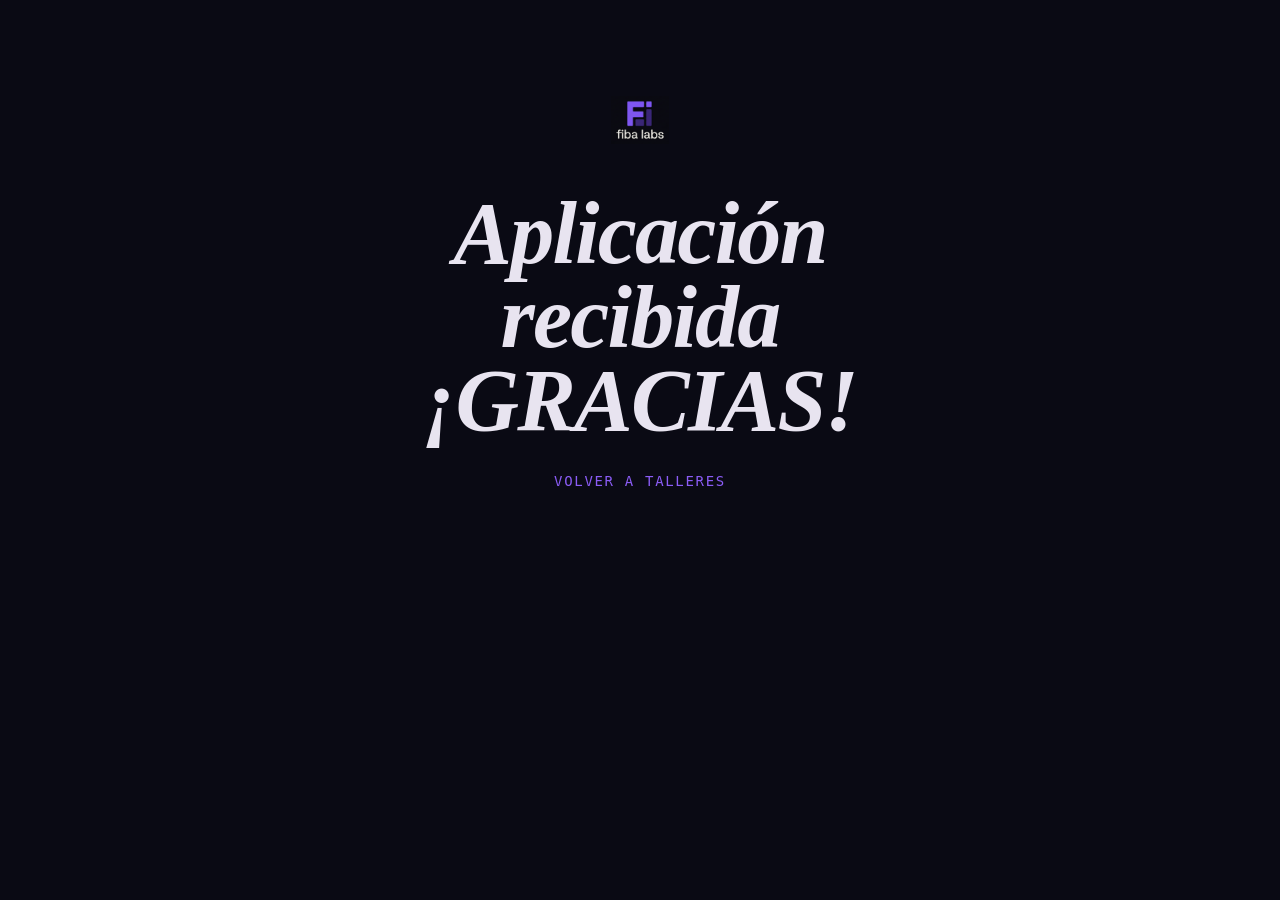
<file: chile-1/gracias.html>
<!DOCTYPE html>
<html lang="es">
<head>
  <meta charset="UTF-8">
  <meta name="viewport" content="width=device-width, initial-scale=1.0">
  <title>Recibido · Taller Chile · Fiba Labs</title>
  <link rel="stylesheet" href="../assets/style.css">
</head>
<body>
  <main class="container narrow thanks">
    <a href="../" class="logo-link">
      <img src="../assets/logo.png" alt="Fiba Labs" class="logo">
    </a>
    <h1>Aplicación recibida ¡GRACIAS!</h1>
    <a href="../">Volver a talleres</a>
  </main>
</body>
</html>
</file>
<file: assets/style.css>
:root {
  --bg: #0A0A14;
  --surface: #18181B;
  --recessed: #4C2D91;
  --accent: #8B5CF6;
  --text: #E8E4F0;
  --muted: #9A93A8;
  --ghost: #F0EFF4;
  --border: rgba(255, 255, 255, 0.08);
  --border-strong: rgba(255, 255, 255, 0.16);
}

* { box-sizing: border-box; margin: 0; padding: 0; }

html { scroll-behavior: smooth; }

body {
  background: var(--bg);
  color: var(--text);
  font-family: "Space Grotesk", -apple-system, BlinkMacSystemFont, "Segoe UI", sans-serif;
  font-size: 17px;
  line-height: 1.6;
  -webkit-font-smoothing: antialiased;
  overscroll-behavior: none;
}

@import url('https://fonts.googleapis.com/css2?family=Space+Grotesk:wght@400;500;600;700&family=Instrument+Serif:ital@0;1&family=Fira+Code:wght@400;500&display=swap');

.container {
  max-width: 1100px;
  margin: 0 auto;
  padding: 64px 24px 96px;
}
.container.narrow { max-width: 720px; }

.hero { margin-bottom: 64px; }
.logo-link {
  display: inline-block;
  margin-bottom: 32px;
  transition: opacity 0.2s;
}
.logo-link:hover { opacity: 0.8; }
.logo {
  height: 48px;
  width: auto;
  display: block;
}
.thanks .logo-link { margin-bottom: 40px; }
.thanks .logo { margin: 0 auto; }
.form-header .logo-link { margin-bottom: 24px; }
.form-header .logo { height: 40px; }

.eyebrow {
  font-family: "Fira Code", monospace;
  font-size: 12px;
  text-transform: uppercase;
  letter-spacing: 0.18em;
  color: var(--accent);
  margin-bottom: 24px;
}
h1 {
  font-family: "Instrument Serif", serif;
  font-style: italic;
  font-size: clamp(48px, 8vw, 88px);
  line-height: 0.95;
  letter-spacing: -0.02em;
  margin-bottom: 16px;
}
.lead {
  font-size: 20px;
  color: var(--muted);
  max-width: 540px;
}

h2 {
  font-family: "Space Grotesk", sans-serif;
  font-size: 24px;
  font-weight: 600;
  letter-spacing: -0.01em;
  margin-bottom: 12px;
}
h3 {
  font-family: "Space Grotesk", sans-serif;
  font-size: 18px;
  font-weight: 600;
  margin-bottom: 8px;
}

.cohort-card {
  display: block;
  padding: 32px;
  background: var(--surface);
  border: 1px solid var(--border);
  border-radius: 24px;
  text-decoration: none;
  color: inherit;
  transition: all 0.3s cubic-bezier(0.25, 0.46, 0.45, 0.94);
}
.cohort-card:hover {
  border-color: var(--accent);
  transform: translateY(-2px);
  box-shadow: 0 20px 40px -20px var(--accent);
}
.cohort-meta {
  display: flex;
  align-items: center;
  gap: 12px;
  margin-bottom: 16px;
}
.cohort-date {
  font-family: "Fira Code", monospace;
  font-size: 12px;
  text-transform: uppercase;
  letter-spacing: 0.15em;
  color: var(--muted);
}
.badge {
  display: inline-block;
  padding: 4px 10px;
  border-radius: 999px;
  font-size: 11px;
  font-family: "Fira Code", monospace;
  text-transform: uppercase;
  letter-spacing: 0.12em;
}
.badge-active {
  background: rgba(139, 92, 246, 0.15);
  color: var(--accent);
  border: 1px solid rgba(139, 92, 246, 0.3);
}
.cohort-card p { color: var(--muted); margin-bottom: 24px; }
.cta {
  font-weight: 500;
  color: var(--accent);
}

.footer {
  margin-top: 96px;
  padding-top: 32px;
  border-top: 1px solid var(--border);
  font-family: "Fira Code", monospace;
  font-size: 12px;
  color: var(--muted);
  letter-spacing: 0.1em;
}

/* ============ FORM PAGE ============ */

.form-header {
  margin-bottom: 56px;
  padding-bottom: 32px;
  border-bottom: 1px solid var(--border);
}
.form-header h1 {
  font-size: clamp(36px, 6vw, 56px);
  margin-bottom: 24px;
}
.form-header .lead { font-size: 18px; }
.form-meta {
  margin-top: 24px;
  display: flex;
  flex-wrap: wrap;
  gap: 16px;
  font-family: "Fira Code", monospace;
  font-size: 12px;
  color: var(--muted);
  text-transform: uppercase;
  letter-spacing: 0.12em;
}
.form-meta span { padding: 6px 12px; background: var(--surface); border-radius: 6px; }

.section { /* now a logical wrapper only — visual rhythm comes from .question-page */ }
.section-eyebrow {
  font-family: "Fira Code", monospace;
  font-size: 11px;
  text-transform: uppercase;
  letter-spacing: 0.18em;
  color: var(--accent);
  margin-bottom: 8px;
}
.section > h2 {
  font-family: "Instrument Serif", serif;
  font-style: italic;
  font-size: 36px;
  font-weight: 400;
  margin-bottom: 32px;
  letter-spacing: -0.01em;
}

/* Typeform-style per-question pages: each .field inside a section is its own viewport-height page.
   Use 100dvh so the mobile URL bar doesn't push the last page's content (incl. the submit row) below the visible viewport. */
.section > .field {
  min-height: 100dvh;
  display: flex;
  flex-direction: column;
  justify-content: center;
  padding: 48px 0;
  scroll-snap-align: start;
  scroll-snap-stop: always;
  margin-bottom: 0;
  border-top: 1px solid var(--border);
}
.section > .field:first-of-type { border-top: none; }
/* Last question page: leave room below for the submit row so the button is reachable in portrait without
   relying on extra document tail (the mobile URL bar otherwise hides it). */
.section:last-of-type > .field:last-of-type {
  min-height: auto;
  justify-content: flex-start;
  padding-bottom: 24px;
}

/* Section heading shown above the first .field of each section (rendered inline in HTML). */
.page-header {
  margin-bottom: 32px;
}
.page-header .section-eyebrow { margin-bottom: 8px; }
.page-header h2 {
  font-family: "Instrument Serif", serif;
  font-style: italic;
  font-size: 32px;
  font-weight: 400;
  margin: 0;
  letter-spacing: -0.01em;
}

/* "Siguiente" CTA below each question. */
.page-cta {
  display: inline-flex;
  align-items: center;
  gap: 8px;
  margin-top: 24px;
  padding: 10px 16px;
  background: transparent;
  color: var(--muted);
  border: 1px solid var(--border);
  border-radius: 999px;
  font-family: inherit;
  font-size: 13px;
  font-weight: 500;
  cursor: pointer;
  transition: all 0.2s;
  align-self: flex-start;
}
.page-cta:hover {
  border-color: var(--accent);
  color: var(--accent);
  transform: translateY(-1px);
}

/* Intro page (first page) */
.intro-page {
  text-align: left;
}
.intro-title {
  font-family: "Instrument Serif", serif;
  font-style: italic;
  font-size: clamp(40px, 7vw, 72px);
  line-height: 1.05;
  letter-spacing: -0.02em;
  margin: 16px 0 24px;
  color: var(--text);
}
.intro-lead {
  font-size: 18px;
  color: var(--muted);
  line-height: 1.6;
  margin-bottom: 16px;
  max-width: 540px;
}
.intro-meta {
  font-family: "Fira Code", monospace;
  font-size: 12px;
  color: var(--muted);
  text-transform: uppercase;
  letter-spacing: 0.15em;
  opacity: 0.7;
}

/* Progress bar at bottom (mobile + desktop). Replaces the old pill. */
.progress-bar {
  position: fixed;
  bottom: 0; left: 0; right: 0;
  height: 3px;
  background: rgba(255, 255, 255, 0.06);
  z-index: 90;
  pointer-events: none;
}
.progress-bar .progress-fill {
  height: 100%;
  width: 0;
  background: var(--accent);
  transition: width 0.3s ease-out;
  box-shadow: 0 0 12px var(--accent);
}
.progress-bar .progress-label {
  position: absolute;
  bottom: 8px;
  right: 12px;
  font-family: "Fira Code", monospace;
  font-size: 10px;
  color: var(--muted);
  text-transform: uppercase;
  letter-spacing: 0.12em;
  background: rgba(10,10,20,0.85);
  padding: 4px 10px;
  border-radius: 999px;
  border: 1px solid var(--border);
}

/* Apply scroll-snap on the document scroll container (the html element actually scrolls).
   Use proximity (not mandatory) so users aren't trapped if they scroll mid-question. */
html {
  scroll-snap-type: y proximity;
}

/* Mobile tweaks */
@media (max-width: 640px) {
  body { font-size: 16px; }
  .container { padding: 32px 16px 80px; }
  .section > .field { min-height: 100dvh; padding: 24px 0 64px; }
  .section:last-of-type > .field:last-of-type { min-height: auto; padding-bottom: 16px; }
  .submit-row { margin-top: 24px; padding-top: 20px; padding-bottom: 24px; }
  .page-header { margin-bottom: 20px; }
  .page-header h2 { font-size: 22px; }
  .page-header .section-eyebrow { font-size: 10px; }
  .field label { font-size: 15px; }
  .field .hint { font-size: 13px; line-height: 1.45; }
  .prompt-list { padding: 12px 14px; }
  .prompt-list li { font-size: 13px; line-height: 1.5; }
  textarea, input[type="text"], input[type="email"], input[type="number"], select { font-size: 16px; padding: 12px 14px; }
  textarea { min-height: 100px; }
  textarea.tall { min-height: 140px; }
  .options label { padding: 10px 12px; font-size: 14px; }
  .audio-btn { padding: 10px 12px; font-size: 13px; }
  .audio-attachment { font-size: 12px; gap: 8px; }
  .audio-attachment audio { max-width: 100%; }
  .page-cta { font-size: 13px; padding: 10px 14px; }
  .intro-lead { font-size: 16px; }
  .intro-meta { font-size: 11px; }
  .draft-pill { font-size: 10px; padding: 6px 10px; }
}

.field { margin-bottom: 32px; }
.field label {
  display: block;
  font-weight: 500;
  margin-bottom: 8px;
  color: var(--text);
}
.field .hint {
  display: block;
  font-size: 14px;
  color: var(--muted);
  margin-bottom: 12px;
  line-height: 1.5;
}
.field .why {
  display: block;
  font-size: 13px;
  color: var(--muted);
  margin-top: 8px;
  font-style: italic;
}
.field-grid {
  display: grid;
  grid-template-columns: 1fr 1fr 1fr;
  gap: 12px;
}
@media (max-width: 640px) {
  .field-grid { grid-template-columns: 1fr; }
}

input[type="text"],
input[type="email"],
input[type="number"],
textarea,
select {
  width: 100%;
  background: var(--surface);
  border: 1px solid var(--border);
  border-radius: 10px;
  padding: 14px 16px;
  color: var(--text);
  font-family: inherit;
  font-size: 16px;
  transition: border-color 0.2s, background 0.2s;
}
input:focus, textarea:focus, select:focus {
  outline: none;
  border-color: var(--accent);
  background: rgba(139, 92, 246, 0.04);
}
textarea { min-height: 120px; resize: vertical; line-height: 1.5; }
textarea.tall { min-height: 180px; }

.options { display: flex; flex-direction: column; gap: 10px; }
.options label {
  display: flex;
  align-items: flex-start;
  gap: 12px;
  padding: 12px 16px;
  background: var(--surface);
  border: 1px solid var(--border);
  border-radius: 10px;
  cursor: pointer;
  transition: all 0.2s;
  font-weight: 400;
  margin-bottom: 0;
}
.options label:hover { border-color: var(--border-strong); }
.options input[type="radio"],
.options input[type="checkbox"] {
  margin-top: 4px;
  accent-color: var(--accent);
  flex-shrink: 0;
}
.options input[type="radio"]:checked + span,
.options input[type="checkbox"]:checked + span { color: var(--accent); }
.options label:has(input:checked) {
  border-color: var(--accent);
  background: rgba(139, 92, 246, 0.06);
}

.subfields {
  margin-top: 16px;
  padding: 20px;
  background: rgba(139, 92, 246, 0.04);
  border-left: 2px solid var(--accent);
  border-radius: 0 10px 10px 0;
}
.subfields .field { margin-bottom: 16px; }
.subfields .field:last-child { margin-bottom: 0; }
.subfields label { font-size: 14px; color: var(--muted); }

.submit-row { margin-top: 56px; padding-top: 32px; border-top: 1px solid var(--border); }
button.submit {
  background: var(--accent);
  color: var(--bg);
  border: none;
  border-radius: 12px;
  padding: 18px 32px;
  font-family: inherit;
  font-size: 16px;
  font-weight: 600;
  cursor: pointer;
  transition: all 0.3s;
  width: 100%;
}
button.submit:hover {
  transform: translateY(-2px);
  box-shadow: 0 20px 40px -10px var(--accent);
}
button.submit:disabled { opacity: 0.6; cursor: not-allowed; transform: none; }

.status { margin-top: 16px; font-size: 14px; color: var(--muted); text-align: center; }
.status.error { color: #ff7a85; }

.required { color: var(--accent); }

/* Thank you page */
.thanks {
  text-align: center;
  padding: 96px 24px;
}
.thanks h1 { margin-bottom: 24px; }
.thanks .lead { margin: 0 auto 40px; max-width: 480px; }
.thanks a {
  color: var(--accent);
  text-decoration: none;
  font-family: "Fira Code", monospace;
  font-size: 14px;
  text-transform: uppercase;
  letter-spacing: 0.12em;
}
.thanks a:hover { text-decoration: underline; }

.prompt-list {
  list-style: none;
  padding: 16px 20px;
  margin: 0 0 16px;
  background: rgba(139, 92, 246, 0.05);
  border-left: 2px solid var(--accent);
  border-radius: 0 10px 10px 0;
}
.prompt-list li {
  font-size: 14px;
  color: var(--muted);
  line-height: 1.6;
  padding-left: 18px;
  position: relative;
}
.prompt-list li::before {
  content: "•";
  position: absolute;
  left: 4px;
  color: var(--accent);
}

/* ============ AUDIO ATTACHMENTS ============ */

.audio-or {
  font-family: "Fira Code", monospace;
  font-size: 11px;
  color: var(--muted);
  text-transform: uppercase;
  letter-spacing: 0.15em;
  margin: 12px 0 4px;
}
.audio-controls {
  display: flex;
  flex-wrap: wrap;
  gap: 8px;
  align-items: center;
}
.audio-btn {
  display: inline-flex;
  align-items: center;
  gap: 8px;
  padding: 10px 14px;
  background: var(--surface);
  border: 1px solid var(--border);
  border-radius: 10px;
  color: var(--text);
  font-family: inherit;
  font-size: 14px;
  font-weight: 500;
  cursor: pointer;
  transition: all 0.2s;
}
.audio-btn:hover { border-color: var(--accent); color: var(--accent); }
.audio-btn.recording {
  background: rgba(255, 80, 80, 0.1);
  border-color: #ff5050;
  color: #ff7a85;
}
.audio-btn .dot {
  width: 10px; height: 10px; border-radius: 50%;
  background: #ff5050;
  animation: blink 1s ease-in-out infinite;
}
@keyframes blink { 0%,100% { opacity: 1; } 50% { opacity: 0.3; } }
.audio-btn input[type="file"] { display: none; }
.audio-attachments {
  display: flex;
  flex-direction: column;
  gap: 8px;
  margin-top: 12px;
}
.audio-attachment {
  display: flex;
  align-items: center;
  gap: 12px;
  padding: 10px 14px;
  background: rgba(139, 92, 246, 0.06);
  border: 1px solid rgba(139, 92, 246, 0.3);
  border-radius: 10px;
  color: var(--accent);
  font-family: "Fira Code", monospace;
  font-size: 13px;
  flex-wrap: wrap;
}
.audio-attachment .audio-index { font-weight: 600; min-width: 60px; }
.audio-attachment audio { height: 32px; max-width: 240px; }
.audio-attachment .audio-meta { color: var(--muted); }
.audio-attachment .audio-delete {
  background: none;
  border: none;
  color: var(--muted);
  cursor: pointer;
  padding: 4px 8px;
  border-radius: 6px;
  font-family: inherit;
  font-size: 13px;
  margin-left: auto;
}
.audio-attachment .audio-delete:hover { background: rgba(255, 80, 80, 0.1); color: #ff7a85; }
.audio-attachment.uploading { opacity: 0.6; }
.audio-attachment .upload-progress {
  font-size: 11px;
  color: var(--muted);
}

/* ============ DRAFT AUTOSAVE + MODAL ============ */

button.submit-secondary {
  margin-top: 12px;
  width: 100%;
  background: transparent;
  color: var(--muted);
  border: 1px solid var(--border);
  border-radius: 12px;
  padding: 14px 24px;
  font-family: inherit;
  font-size: 14px;
  font-weight: 500;
  cursor: pointer;
  transition: all 0.2s;
}
button.submit-secondary:hover {
  border-color: var(--accent);
  color: var(--accent);
}

.draft-pill {
  position: fixed;
  bottom: 16px;
  left: 16px;
  display: flex;
  align-items: center;
  gap: 8px;
  padding: 8px 14px;
  background: rgba(10, 10, 20, 0.92);
  border: 1px solid var(--border-strong);
  border-radius: 999px;
  font-family: "Fira Code", monospace;
  font-size: 11px;
  color: var(--muted);
  text-transform: uppercase;
  letter-spacing: 0.12em;
  z-index: 100;
  backdrop-filter: blur(8px);
  animation: fadeIn 0.3s ease-out;
}
.draft-pill .dot {
  width: 6px; height: 6px; border-radius: 50%;
  background: #4ade80;
  box-shadow: 0 0 8px rgba(74, 222, 128, 0.6);
}
@keyframes fadeIn {
  from { opacity: 0; transform: translateY(8px); }
  to   { opacity: 1; transform: translateY(0); }
}

.modal-backdrop {
  position: fixed;
  inset: 0;
  background: rgba(0, 0, 0, 0.7);
  backdrop-filter: blur(6px);
  display: flex;
  align-items: center;
  justify-content: center;
  z-index: 200;
  padding: 24px;
}
.modal {
  max-width: 520px;
  width: 100%;
  background: var(--surface);
  border: 1px solid var(--border-strong);
  border-radius: 20px;
  padding: 32px;
  animation: modalIn 0.25s cubic-bezier(0.25, 0.46, 0.45, 0.94);
}
@keyframes modalIn {
  from { opacity: 0; transform: translateY(16px) scale(0.97); }
  to   { opacity: 1; transform: translateY(0) scale(1); }
}
.modal h3 {
  font-family: "Instrument Serif", serif;
  font-style: italic;
  font-size: 28px;
  font-weight: 400;
  margin-bottom: 16px;
  color: var(--text);
}
.modal p {
  color: var(--muted);
  margin-bottom: 16px;
  line-height: 1.6;
}
.modal p.warn {
  padding: 12px 16px;
  background: rgba(255, 200, 0, 0.08);
  border: 1px solid rgba(255, 200, 0, 0.25);
  border-radius: 10px;
  color: #ffd966;
  font-size: 14px;
}
.modal-actions {
  display: flex;
  gap: 12px;
  margin-top: 24px;
  flex-wrap: wrap;
}
.modal-actions button {
  flex: 1;
  min-width: 160px;
  padding: 14px 20px;
  border-radius: 10px;
  font-family: inherit;
  font-size: 14px;
  font-weight: 500;
  cursor: pointer;
  border: 1px solid var(--border);
  transition: all 0.2s;
}
.btn-secondary {
  background: transparent;
  color: var(--muted);
}
.btn-secondary:hover { border-color: var(--accent); color: var(--accent); }
.btn-primary {
  background: var(--accent);
  color: var(--bg);
  border-color: var(--accent);
}
.btn-primary:hover {
  transform: translateY(-1px);
  box-shadow: 0 10px 30px -10px var(--accent);
}

/* TEST MODE banner (?test=1) */
.test-banner {
  background: rgba(255, 200, 0, 0.08);
  border: 1px solid rgba(255, 200, 0, 0.3);
  color: #ffd966;
  padding: 16px 20px;
  border-radius: 10px;
  margin-bottom: 32px;
  font-family: "Fira Code", monospace;
  font-size: 13px;
}
</file>
